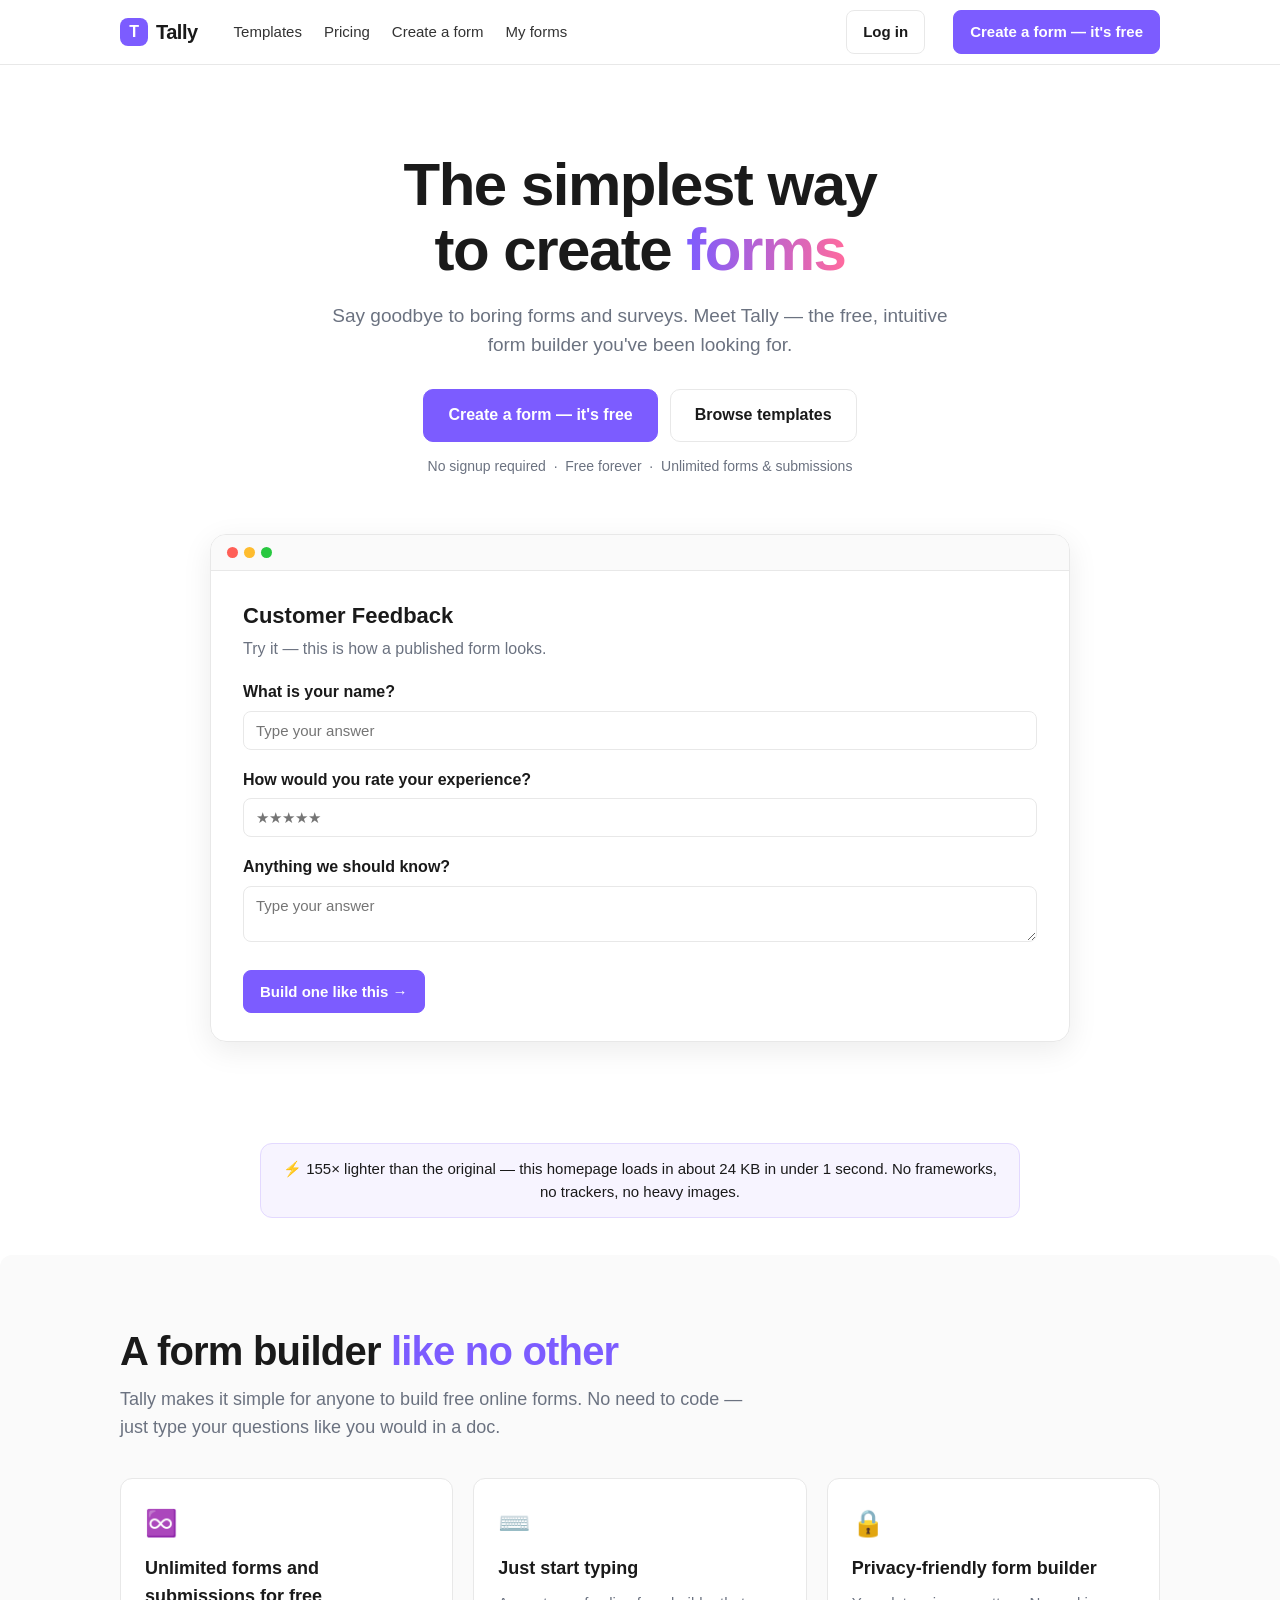
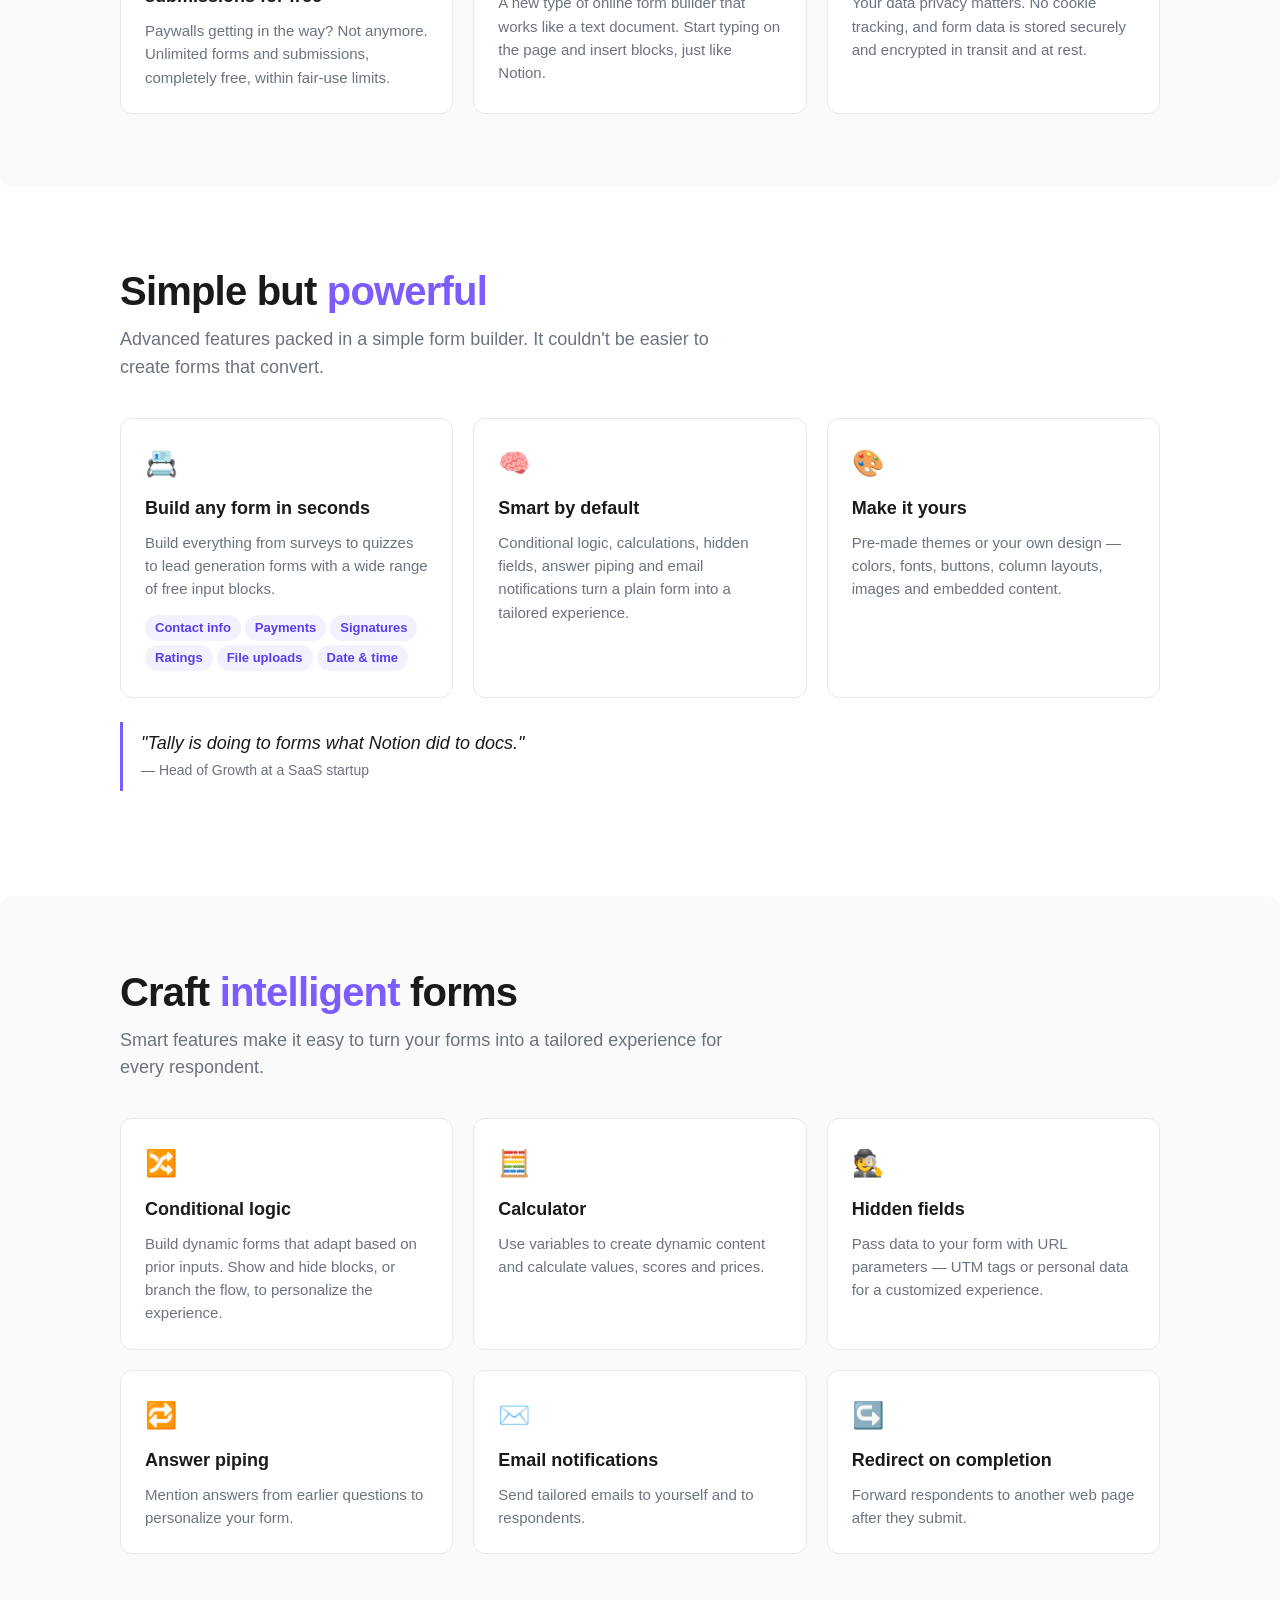
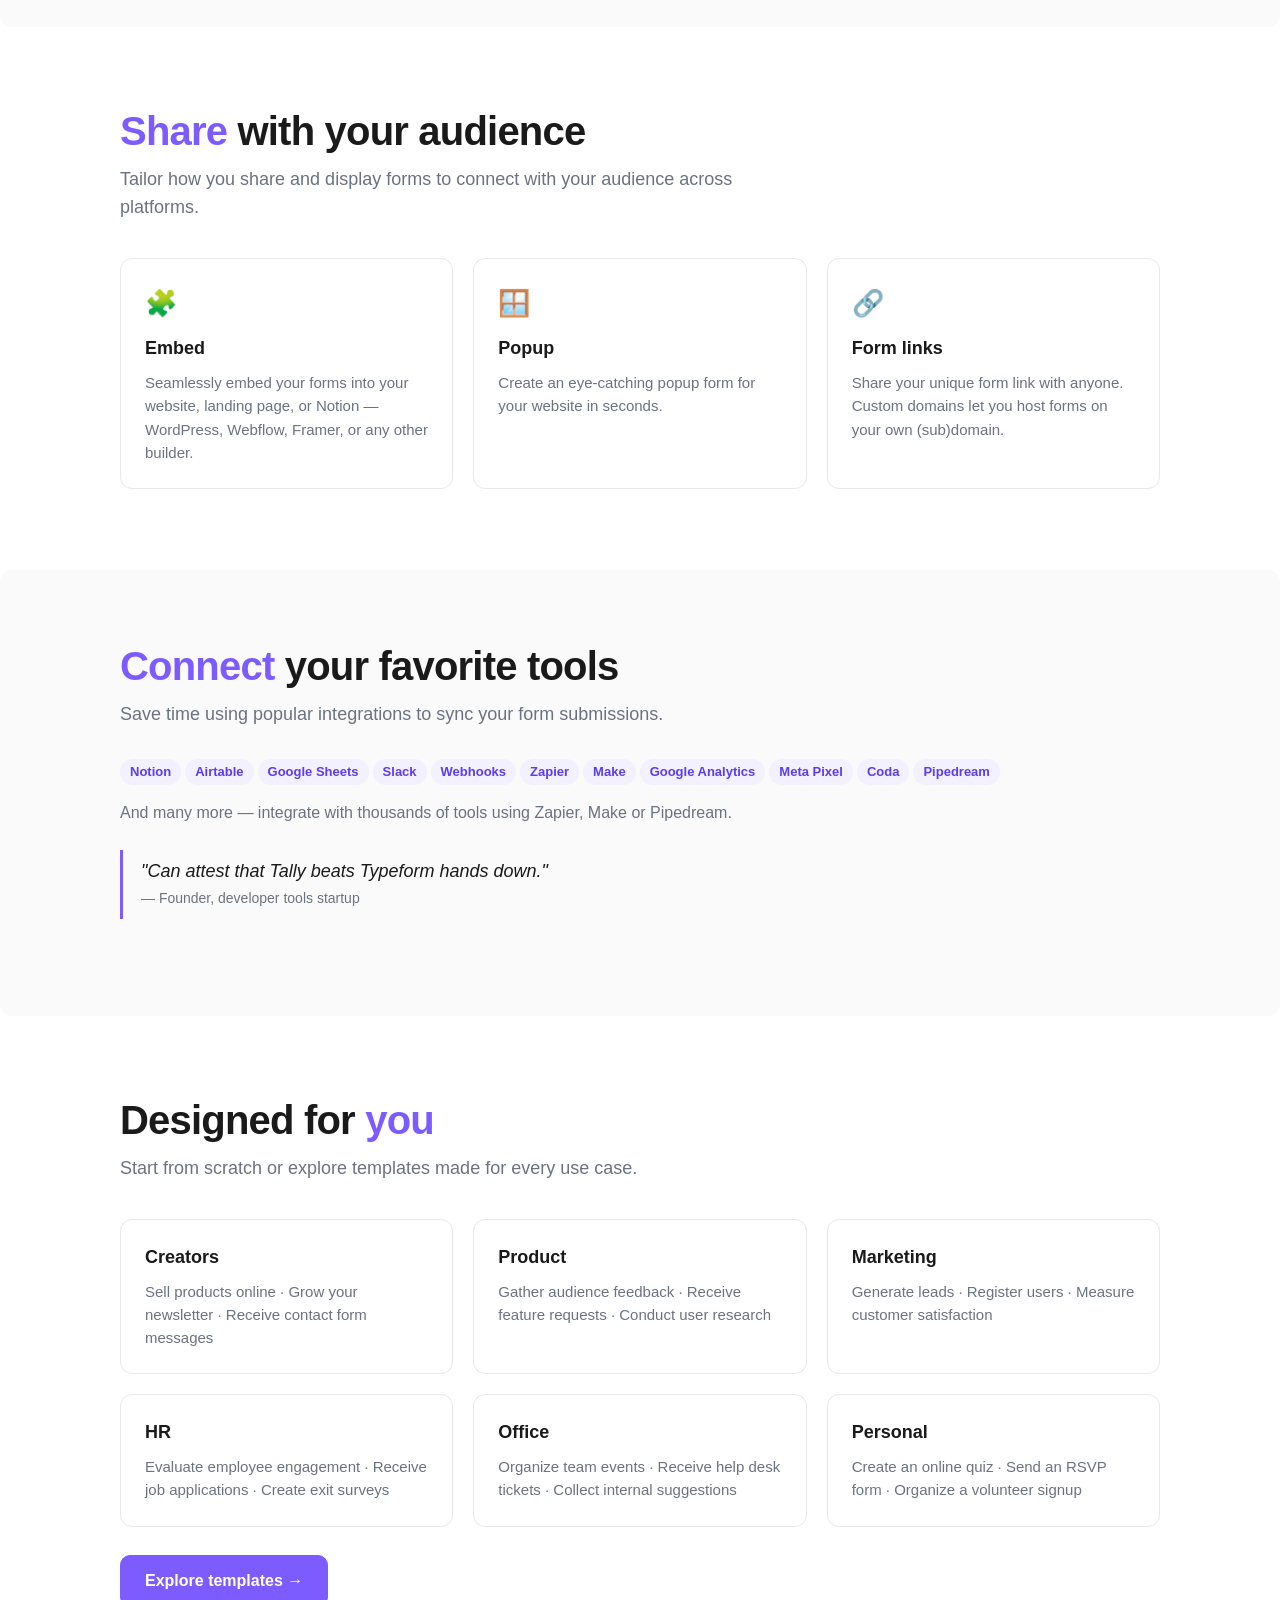
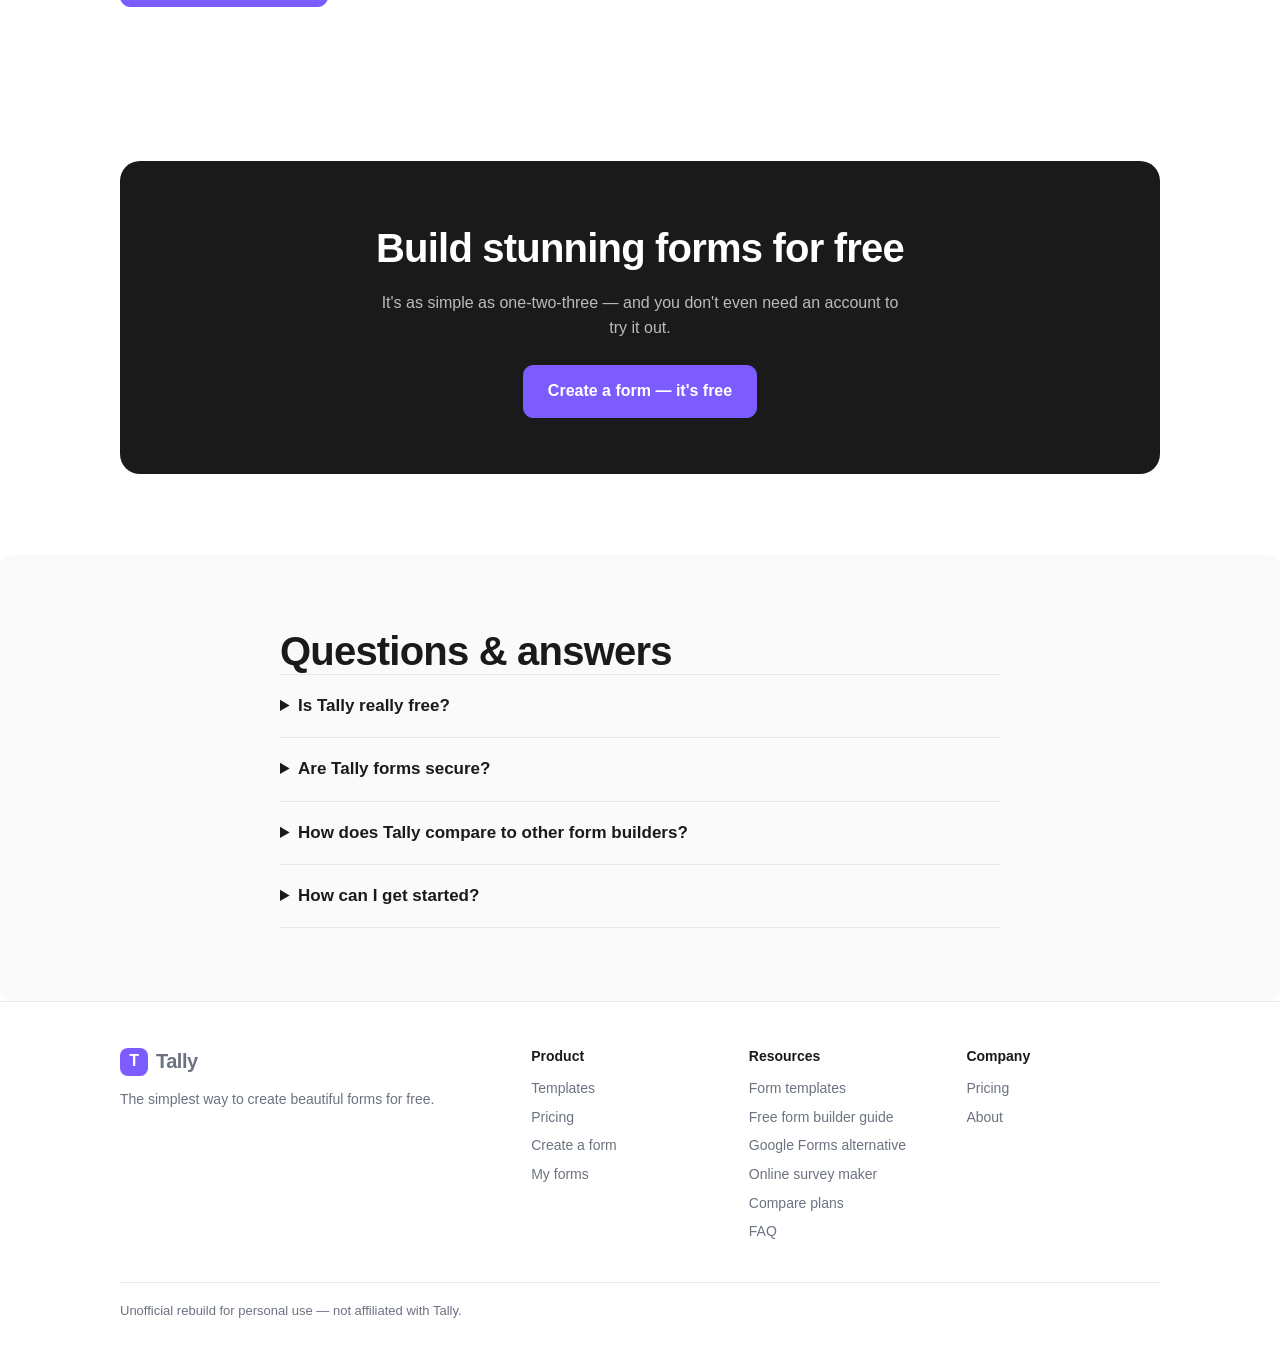
<file: index.html>
<!DOCTYPE html>
<html lang="en">
<head>
<meta charset="UTF-8">
<meta name="viewport" content="width=device-width, initial-scale=1">
<title>Tally — Create Beautiful Forms for Free | Unlimited Forms &amp; Submissions</title>
<meta name="description" content="The simplest way to create beautiful, professional forms in seconds. Unlimited forms, unlimited submissions, forever free. Just start typing — no coding needed.">
<link rel="canonical" href="https://tally-clone.pages.dev/">
<meta property="og:type" content="website">
<meta property="og:site_name" content="Tally">
<meta property="og:title" content="Tally — Create Beautiful Forms for Free | Unlimited Forms &amp; Submissions">
<meta property="og:description" content="The simplest way to create beautiful, professional forms in seconds. Unlimited forms, unlimited submissions, forever free. Just start typing — no coding needed.">
<meta property="og:url" content="https://tally-clone.pages.dev/">
<meta name="twitter:card" content="summary">
<meta name="twitter:title" content="Tally — Create Beautiful Forms for Free | Unlimited Forms &amp; Submissions">
<meta name="twitter:description" content="The simplest way to create beautiful, professional forms in seconds. Unlimited forms, unlimited submissions, forever free. Just start typing — no coding needed.">
<script type="application/ld+json">
[
  {
    "@context": "https://schema.org",
    "@type": "SoftwareApplication",
    "name": "Tally",
    "applicationCategory": "BusinessApplication",
    "operatingSystem": "Web",
    "url": "https://tally-clone.pages.dev/",
    "description": "The simplest way to create beautiful, professional forms in seconds. Unlimited forms, unlimited submissions, forever free. Just start typing — no coding needed.",
    "offers": {
      "@type": "Offer",
      "price": "0",
      "priceCurrency": "USD"
    }
  },
  {
    "@context": "https://schema.org",
    "@type": "FAQPage",
    "mainEntity": [
      {
        "@type": "Question",
        "name": "Is Tally really free?",
        "acceptedAnswer": {
          "@type": "Answer",
          "text": "Yes. Unlimited forms and unlimited submissions are free, within fair-use limits. Paid plans add branding removal, custom domains, collaboration and analytics."
        }
      },
      {
        "@type": "Question",
        "name": "Are Tally forms secure?",
        "acceptedAnswer": {
          "@type": "Answer",
          "text": "Yes. Form data is encrypted both in transit and at rest, and you stay in control of the information you collect."
        }
      },
      {
        "@type": "Question",
        "name": "How does Tally compare to other form builders?",
        "acceptedAnswer": {
          "@type": "Answer",
          "text": "Unlike most form builders that limit submissions or lock advanced features behind premium plans, Tally offers unlimited forms and submissions for free — with conditional logic, signatures and password protection included."
        }
      },
      {
        "@type": "Question",
        "name": "How can I get started?",
        "acceptedAnswer": {
          "@type": "Answer",
          "text": "Click “Create a form” above and start typing. No signup is needed to try it."
        }
      }
    ]
  }
]
</script>
<link rel="stylesheet" href="css/style.css">
<link rel="icon" href="data:image/svg+xml,<svg xmlns='http://www.w3.org/2000/svg' viewBox='0 0 100 100'><rect width='100' height='100' rx='20' fill='%237c5cff'/><text x='50' y='68' font-size='52' text-anchor='middle' fill='white' font-family='sans-serif' font-weight='bold'>T</text></svg>">
</head>
<body>
<header class="site">
  <div class="wrap nav">
    <a class="logo" href="index.html"><span class="mark">T</span> Tally</a>
    <nav>
      <a href="templates.html">Templates</a>
      <a href="pricing.html">Pricing</a>
      <a href="editor.html">Create a form</a>
      <a href="inbox.html">My forms</a>
    </nav>
    <div class="spacer"></div>
    <a class="btn" href="inbox.html">Log in</a>
    <a class="btn primary" href="editor.html">Create a form — it's free</a>
  </div>
</header>

<section class="hero wrap">
  <h1>The simplest way<br>to create <span class="hl">forms</span></h1>
  <p class="lede">Say goodbye to boring forms and surveys. Meet Tally — the free, intuitive form builder you've been looking for.</p>
  <div class="cta-row">
    <a class="btn primary big" href="editor.html">Create a form — it's free</a>
    <a class="btn big" href="templates.html">Browse templates</a>
  </div>
  <p class="fine">No signup required &nbsp;·&nbsp; Free forever &nbsp;·&nbsp; Unlimited forms &amp; submissions</p>

  <div class="hero-shot">
    <div class="bar"><i></i><i></i><i></i></div>
    <div class="demo">
      <h3>Customer Feedback</h3>
      <p class="muted">Try it — this is how a published form looks.</p>
      <div class="demo-q"><label>What is your name?</label><input type="text" placeholder="Type your answer"></div>
      <div class="demo-q"><label>How would you rate your experience?</label><input type="text" placeholder="★★★★★"></div>
      <div class="demo-q"><label>Anything we should know?</label><textarea rows="2" placeholder="Type your answer"></textarea></div>
      <div style="margin-top:20px"><a class="btn primary" href="editor.html">Build one like this →</a></div>
    </div>
  </div>
</section>

<section class="block" style="padding:28px 0">
  <div class="wrap">
    <p class="speed-badge">⚡ 155× lighter than the original — this homepage loads in about 24 KB in under 1 second. No frameworks, no trackers, no heavy images.</p>
  </div>
</section>
<section class="block alt">
  <div class="wrap">
    <h2 class="sec">A form builder <span class="hl">like no other</span></h2>
    <p class="sec-sub">Tally makes it simple for anyone to build free online forms. No need to code — just type your questions like you would in a doc.</p>
    <div class="grid3">
      <div class="card"><div class="ico">♾️</div><h3>Unlimited forms and submissions for free</h3><p>Paywalls getting in the way? Not anymore. Unlimited forms and submissions, completely free, within fair-use limits.</p></div>
      <div class="card"><div class="ico">⌨️</div><h3>Just start typing</h3><p>A new type of online form builder that works like a text document. Start typing on the page and insert blocks, just like Notion.</p></div>
      <div class="card"><div class="ico">🔒</div><h3>Privacy-friendly form builder</h3><p>Your data privacy matters. No cookie tracking, and form data is stored securely and encrypted in transit and at rest.</p></div>
    </div>
  </div>
</section>

<section class="block">
  <div class="wrap">
    <h2 class="sec">Simple but <span class="hl">powerful</span></h2>
    <p class="sec-sub">Advanced features packed in a simple form builder. It couldn't be easier to create forms that convert.</p>
    <div class="grid3">
      <div class="card"><div class="ico">📇</div><h3>Build any form in seconds</h3><p>Build everything from surveys to quizzes to lead generation forms with a wide range of free input blocks.</p>
        <div style="margin-top:12px"><span class="pill">Contact info</span><span class="pill">Payments</span><span class="pill">Signatures</span><span class="pill">Ratings</span><span class="pill">File uploads</span><span class="pill">Date &amp; time</span></div></div>
      <div class="card"><div class="ico">🧠</div><h3>Smart by default</h3><p>Conditional logic, calculations, hidden fields, answer piping and email notifications turn a plain form into a tailored experience.</p></div>
      <div class="card"><div class="ico">🎨</div><h3>Make it yours</h3><p>Pre-made themes or your own design — colors, fonts, buttons, column layouts, images and embedded content.</p></div>
    </div>
    <div class="quote"><p>"Tally is doing to forms what Notion did to docs."</p><cite>— Head of Growth at a SaaS startup</cite></div>
  </div>
</section>

<section class="block alt">
  <div class="wrap">
    <h2 class="sec">Craft <span class="hl">intelligent</span> forms</h2>
    <p class="sec-sub">Smart features make it easy to turn your forms into a tailored experience for every respondent.</p>
    <div class="grid3">
      <div class="card"><div class="ico">🔀</div><h3>Conditional logic</h3><p>Build dynamic forms that adapt based on prior inputs. Show and hide blocks, or branch the flow, to personalize the experience.</p></div>
      <div class="card"><div class="ico">🧮</div><h3>Calculator</h3><p>Use variables to create dynamic content and calculate values, scores and prices.</p></div>
      <div class="card"><div class="ico">🕵️</div><h3>Hidden fields</h3><p>Pass data to your form with URL parameters — UTM tags or personal data for a customized experience.</p></div>
      <div class="card"><div class="ico">🔁</div><h3>Answer piping</h3><p>Mention answers from earlier questions to personalize your form.</p></div>
      <div class="card"><div class="ico">✉️</div><h3>Email notifications</h3><p>Send tailored emails to yourself and to respondents.</p></div>
      <div class="card"><div class="ico">↪️</div><h3>Redirect on completion</h3><p>Forward respondents to another web page after they submit.</p></div>
    </div>
  </div>
</section>

<section class="block">
  <div class="wrap">
    <h2 class="sec"><span class="hl">Share</span> with your audience</h2>
    <p class="sec-sub">Tailor how you share and display forms to connect with your audience across platforms.</p>
    <div class="grid3">
      <div class="card"><div class="ico">🧩</div><h3>Embed</h3><p>Seamlessly embed your forms into your website, landing page, or Notion — WordPress, Webflow, Framer, or any other builder.</p></div>
      <div class="card"><div class="ico">🪟</div><h3>Popup</h3><p>Create an eye-catching popup form for your website in seconds.</p></div>
      <div class="card"><div class="ico">🔗</div><h3>Form links</h3><p>Share your unique form link with anyone. Custom domains let you host forms on your own (sub)domain.</p></div>
    </div>
  </div>
</section>

<section class="block alt">
  <div class="wrap">
    <h2 class="sec"><span class="hl">Connect</span> your favorite tools</h2>
    <p class="sec-sub">Save time using popular integrations to sync your form submissions.</p>
    <div style="margin-top:28px">
      <span class="pill">Notion</span><span class="pill">Airtable</span><span class="pill">Google Sheets</span><span class="pill">Slack</span><span class="pill">Webhooks</span><span class="pill">Zapier</span><span class="pill">Make</span><span class="pill">Google Analytics</span><span class="pill">Meta Pixel</span><span class="pill">Coda</span><span class="pill">Pipedream</span>
    </div>
    <p class="muted" style="margin-top:14px">And many more — integrate with thousands of tools using Zapier, Make or Pipedream.</p>
    <div class="quote"><p>"Can attest that Tally beats Typeform hands down."</p><cite>— Founder, developer tools startup</cite></div>
  </div>
</section>

<section class="block">
  <div class="wrap">
    <h2 class="sec">Designed for <span class="hl">you</span></h2>
    <p class="sec-sub">Start from scratch or explore templates made for every use case.</p>
    <div class="grid3">
      <div class="card"><h3>Creators</h3><p>Sell products online · Grow your newsletter · Receive contact form messages</p></div>
      <div class="card"><h3>Product</h3><p>Gather audience feedback · Receive feature requests · Conduct user research</p></div>
      <div class="card"><h3>Marketing</h3><p>Generate leads · Register users · Measure customer satisfaction</p></div>
      <div class="card"><h3>HR</h3><p>Evaluate employee engagement · Receive job applications · Create exit surveys</p></div>
      <div class="card"><h3>Office</h3><p>Organize team events · Receive help desk tickets · Collect internal suggestions</p></div>
      <div class="card"><h3>Personal</h3><p>Create an online quiz · Send an RSVP form · Organize a volunteer signup</p></div>
    </div>
    <div style="margin-top:28px"><a class="btn primary big" href="templates.html">Explore templates →</a></div>
  </div>
</section>

<section class="block">
  <div class="wrap">
    <div class="cta-band">
      <h2>Build stunning forms for free</h2>
      <p>It's as simple as one-two-three — and you don't even need an account to try it out.</p>
      <a class="btn primary big" href="editor.html">Create a form — it's free</a>
    </div>
  </div>
</section>

<section class="block alt" id="faq">
  <div class="wrap" style="max-width:760px">
    <h2 class="sec">Questions &amp; answers</h2>
    <div class="faq">
      <details><summary>Is Tally really free?</summary><p>Yes. Unlimited forms and unlimited submissions are free, within fair-use limits. Paid plans add branding removal, custom domains, collaboration and analytics.</p></details>
      <details><summary>Are Tally forms secure?</summary><p>Yes. Form data is encrypted both in transit and at rest, and you stay in control of the information you collect.</p></details>
      <details><summary>How does Tally compare to other form builders?</summary><p>Unlike most form builders that limit submissions or lock advanced features behind premium plans, Tally offers unlimited forms and submissions for free — with conditional logic, signatures and password protection included.</p></details>
      <details><summary>How can I get started?</summary><p>Click "Create a form" above and start typing. No signup is needed to try it.</p></details>
    </div>
  </div>
</section>

<footer class="site">
  <div class="wrap">
    <div class="cols">
      <div>
        <a class="logo" href="index.html"><span class="mark">T</span> Tally</a>
        <p style="margin-top:12px">The simplest way to create beautiful forms for free.</p>
      </div>
      <div><h4>Product</h4><ul><li><a href="templates.html">Templates</a></li><li><a href="pricing.html">Pricing</a></li><li><a href="editor.html">Create a form</a></li><li><a href="inbox.html">My forms</a></li></ul></div>
      <div><h4>Resources</h4><ul><li><a href="templates.html">Form templates</a></li><li><a href="free-form-builder.html">Free form builder guide</a></li><li><a href="google-forms-alternative.html">Google Forms alternative</a></li><li><a href="online-survey-maker.html">Online survey maker</a></li><li><a href="pricing.html">Compare plans</a></li><li><a href="index.html#faq">FAQ</a></li></ul></div>
      <div><h4>Company</h4><ul><li><a href="pricing.html">Pricing</a></li><li><a href="index.html">About</a></li></ul></div>
    </div>
    <p class="fine">Unofficial rebuild for personal use — not affiliated with Tally.</p>
  </div>
</footer>
</body>
</html>
</file>
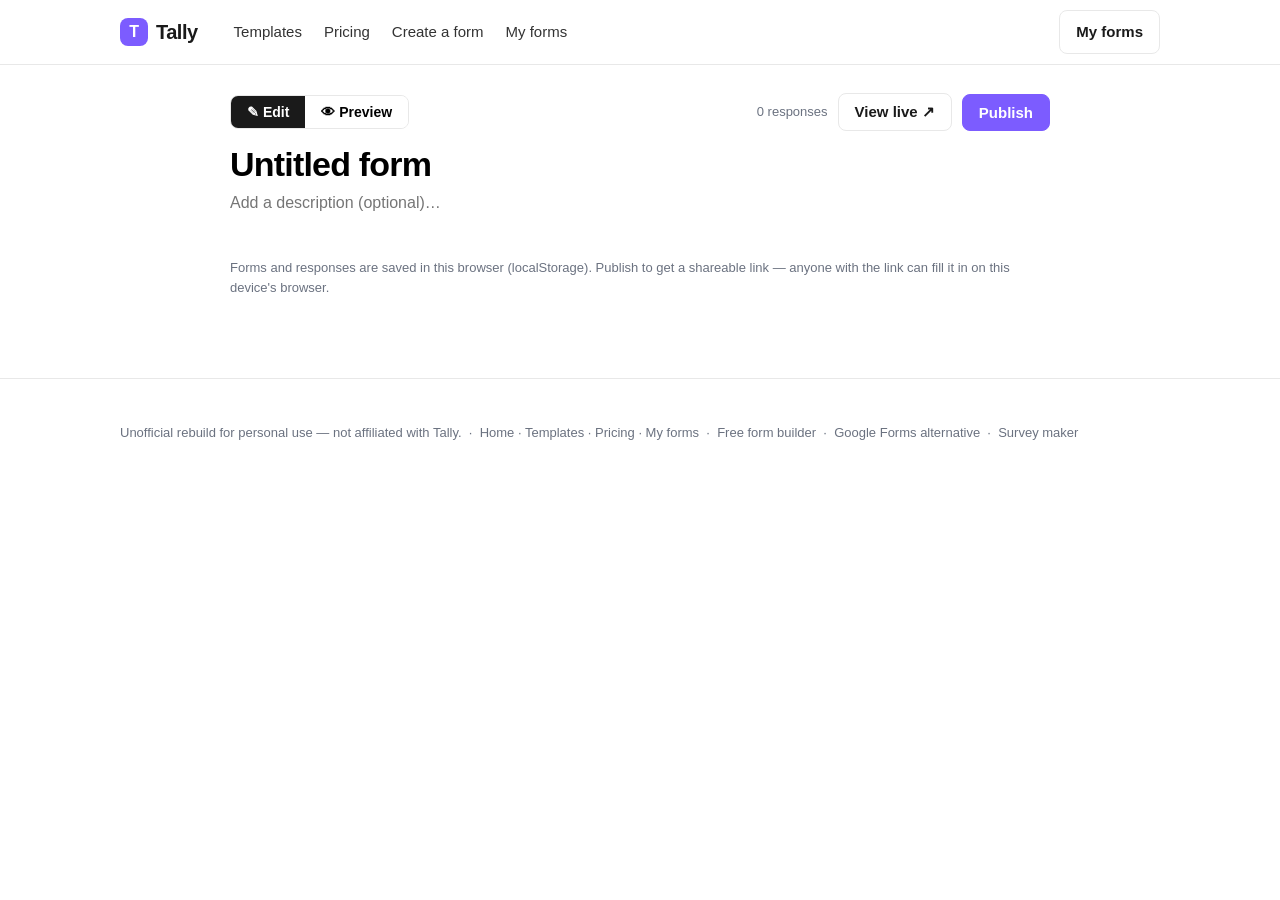
<file: editor.html>
<!DOCTYPE html>
<html lang="en">
<head>
<meta charset="UTF-8">
<meta name="viewport" content="width=device-width, initial-scale=1">
<title>Create a form — Tally</title>
<meta name="description" content="Build a form in seconds. Type on a blank page, add question blocks with slash commands, then publish and share the link.">
<link rel="canonical" href="https://tally-clone.pages.dev/editor">
<meta property="og:type" content="website">
<meta property="og:site_name" content="Tally">
<meta property="og:title" content="Create a form — Tally">
<meta property="og:description" content="Build a form in seconds. Type on a blank page, add question blocks with slash commands, then publish and share the link.">
<meta property="og:url" content="https://tally-clone.pages.dev/editor">
<meta name="twitter:card" content="summary">
<meta name="twitter:title" content="Create a form — Tally">
<meta name="twitter:description" content="Build a form in seconds. Type on a blank page, add question blocks with slash commands, then publish and share the link.">
<script type="application/ld+json">
[
  {
    "@context": "https://schema.org",
    "@type": "SoftwareApplication",
    "name": "Tally",
    "applicationCategory": "BusinessApplication",
    "operatingSystem": "Web",
    "url": "https://tally-clone.pages.dev/editor",
    "description": "Build a form in seconds. Type on a blank page, add question blocks with slash commands, then publish and share the link.",
    "offers": {
      "@type": "Offer",
      "price": "0",
      "priceCurrency": "USD"
    }
  }
]
</script>
<link rel="stylesheet" href="css/style.css">
<link rel="icon" href="data:image/svg+xml,<svg xmlns='http://www.w3.org/2000/svg' viewBox='0 0 100 100'><rect width='100' height='100' rx='20' fill='%237c5cff'/><text x='50' y='68' font-size='52' text-anchor='middle' fill='white' font-family='sans-serif' font-weight='bold'>T</text></svg>">
</head>
<body>
<header class="site">
  <div class="wrap nav">
    <a class="logo" href="index.html"><span class="mark">T</span> Tally</a>
    <nav>
      <a href="templates.html">Templates</a>
      <a href="pricing.html">Pricing</a>
      <a href="editor.html">Create a form</a>
      <a href="inbox.html">My forms</a>
    </nav>
    <div class="spacer"></div>
    <a class="btn" href="inbox.html">My forms</a>
  </div>
</header>

<main class="editor-shell">
  <h1 class="sr-only">Create a form — free online form builder</h1>
  <div class="ed-top">
    <div class="tabs">
      <button id="tabEdit" class="on">✎ Edit</button>
      <button id="tabPrev">👁 Preview</button>
    </div>
    <div class="spacer"></div>
    <span class="muted small" id="subCount">0 responses</span>
    <button class="btn" id="viewBtn">View live ↗</button>
    <button class="btn primary" id="publishBtn">Publish</button>
  </div>

  <input id="title" class="title-input" type="text" placeholder="Untitled form" autocomplete="off">
  <textarea id="desc" class="desc-input" rows="2" placeholder="Add a description (optional)…"></textarea>

  <div id="blockList"></div>

  <div class="share-box" id="shareBox" style="display:none">
    <span>🎉 <b>Your form is live!</b></span>
    <code id="shareLink"></code>
    <button class="btn" id="copyLinkBtn">Copy link</button>
    <a class="btn primary" id="openLinkBtn" href="#" target="_blank">Open form ↗</a>
  </div>
  <p class="muted small" style="margin-top:16px">Forms and responses are saved in this browser (localStorage). Publish to get a shareable link — anyone with the link can fill it in on this device's browser.</p>
</main>

<footer class="site">
  <div class="wrap">
    <p class="fine" style="margin-top:0;border-top:0;padding-top:0">Unofficial rebuild for personal use — not affiliated with Tally. &nbsp;·&nbsp; <a href="index.html">Home</a> · <a href="templates.html">Templates</a> · <a href="pricing.html">Pricing</a> · <a href="inbox.html">My forms</a> &nbsp;·&nbsp; <a href="free-form-builder.html">Free form builder</a> &nbsp;·&nbsp; <a href="google-forms-alternative.html">Google Forms alternative</a> &nbsp;·&nbsp; <a href="online-survey-maker.html">Survey maker</a></p>
  </div>
</footer>
<script src="js/store.js"></script>
<script src="js/templates.js"></script>
<script src="js/editor.js"></script>
<script>
document.getElementById('copyLinkBtn').addEventListener('click',function(){
  var l=document.getElementById('shareLink').textContent;
  document.getElementById('openLinkBtn').href=l;
});
document.getElementById('publishBtn').addEventListener('click',function(){
  setTimeout(function(){ document.getElementById('openLinkBtn').href=document.getElementById('shareLink').textContent; },100);
});
</script>
</body>
</html>
</file>
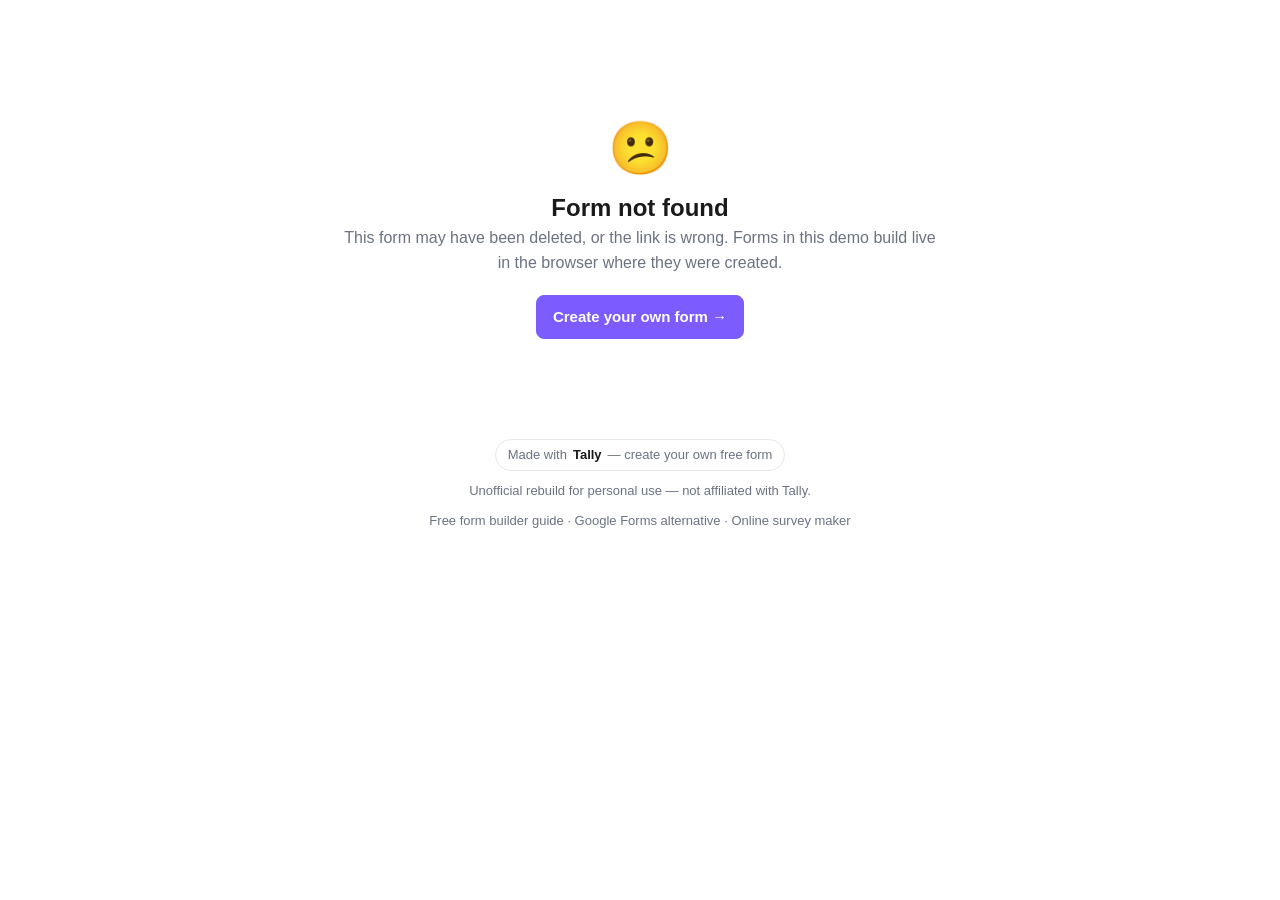
<file: form.html>
<!DOCTYPE html>
<html lang="en">
<head>
<meta charset="UTF-8">
<meta name="viewport" content="width=device-width, initial-scale=1">
<title>Form — Tally</title>
<meta name="description" content="Fill in a form made with Tally — the free online form builder with unlimited forms and submissions.">
<link rel="canonical" href="https://tally-clone.pages.dev/form">
<meta property="og:type" content="website">
<meta property="og:site_name" content="Tally">
<meta property="og:title" content="Form — Tally">
<meta property="og:description" content="Fill in a form made with Tally — the free online form builder with unlimited forms and submissions.">
<meta property="og:url" content="https://tally-clone.pages.dev/form">
<meta name="twitter:card" content="summary">
<meta name="twitter:title" content="Form — Tally">
<meta name="twitter:description" content="Fill in a form made with Tally — the free online form builder with unlimited forms and submissions.">
<script type="application/ld+json">
[
  {
    "@context": "https://schema.org",
    "@type": "SoftwareApplication",
    "name": "Tally",
    "applicationCategory": "BusinessApplication",
    "operatingSystem": "Web",
    "url": "https://tally-clone.pages.dev/form",
    "description": "Fill in a form made with Tally — the free online form builder with unlimited forms and submissions.",
    "offers": {
      "@type": "Offer",
      "price": "0",
      "priceCurrency": "USD"
    }
  }
]
</script>
<link rel="stylesheet" href="css/style.css">
<link rel="icon" href="data:image/svg+xml,<svg xmlns='http://www.w3.org/2000/svg' viewBox='0 0 100 100'><rect width='100' height='100' rx='20' fill='%237c5cff'/><text x='50' y='68' font-size='52' text-anchor='middle' fill='white' font-family='sans-serif' font-weight='bold'>T</text></svg>">
</head>
<body>
<main class="form-page" id="app">
  <div id="formHost"><h1>Fill in this form</h1></div>
  <div class="form-footer">
    <a class="badge-made" href="index.html">Made with <b>Tally</b> — create your own free form</a>
    <p class="muted small" style="margin-top:10px">Unofficial rebuild for personal use — not affiliated with Tally.</p>
    <p class="muted small" style="margin-top:10px"><a href="free-form-builder.html">Free form builder guide</a> · <a href="google-forms-alternative.html">Google Forms alternative</a> · <a href="online-survey-maker.html">Online survey maker</a></p>
  </div>
</main>
<script src="js/store.js"></script>
<script src="js/editor.js"></script>
<script>
(function(){
  var params=new URLSearchParams(location.search);
  var id=params.get('id');
  var host=document.getElementById('formHost');
  var form=id?TC.getForm(id):null;
  if(!form){
    host.innerHTML='<div class="thanks"><div class="big">😕</div><h2>Form not found</h2><p class="muted">This form may have been deleted, or the link is wrong. Forms in this demo build live in the browser where they were created.</p><p style="margin-top:20px"><a class="btn primary" href="editor.html">Create your own form →</a></p></div>';
    document.title='Form not found — Tally';
    return;
  }
  document.title=form.title+' — Tally';
  host.innerHTML=(form.description?'<p class="fdesc">'+TC.esc(form.description)+'</p>':'')+'<form id="pubForm" novalidate><div id="fields"></div><button class="btn primary big" type="submit" style="margin-top:8px">Submit</button></form>';
  var h1=document.createElement('h1'); h1.textContent=form.title;
  host.prepend(h1);
  var fields=document.getElementById('fields');
  form.blocks.forEach(function(b){ fields.appendChild(window.TC_renderField(b,true)); });
  document.getElementById('pubForm').addEventListener('submit',function(e){
    e.preventDefault();
    var answers={}, ok=true;
    form.blocks.forEach(function(b){
      var wrap=fields.querySelector('[data-bid="'+b.id+'"]');
      if(!wrap||b.type==='heading'||b.type==='text'||b.type==='divider') return;
      var val='';
      if(b.type==='choice'){ var r=wrap.querySelector('input[type=radio]:checked'); val=r?r.value:''; }
      else if(b.type==='checks'){ val=Array.prototype.map.call(wrap.querySelectorAll('input[type=checkbox]:checked'),function(c){return c.value;}); }
      else if(b.type==='rating'){ var hid=wrap.querySelector('input[type=hidden]'); val=hid?hid.value:''; }
      else if(b.type==='file'){ var f=wrap.querySelector('input[type=file]'); val=f&&f.files.length?('file: '+f.files[0].name):''; }
      else { var inp=wrap.querySelector('input,select,textarea'); val=inp?inp.value.trim():''; }
      var empty=(Array.isArray(val)?val.length===0:!val);
      if(b.required&&empty){ wrap.classList.add('invalid'); ok=false; } else wrap.classList.remove('invalid');
      answers[b.label||b.type]=val;
    });
    if(!ok){ fields.querySelector('.invalid').scrollIntoView({behavior:'smooth',block:'center'}); return; }
    TC.addSub(form.id, answers);
    host.innerHTML='<div class="thanks"><div class="big">🎉</div><h2>Thanks for submitting!</h2><p class="muted">Your response has been recorded.</p><p style="margin-top:20px"><a class="btn" href="index.html">Create your own form →</a></p></div>';
    window.scrollTo(0,0);
  });
})();
</script>
</body>
</html>
</file>
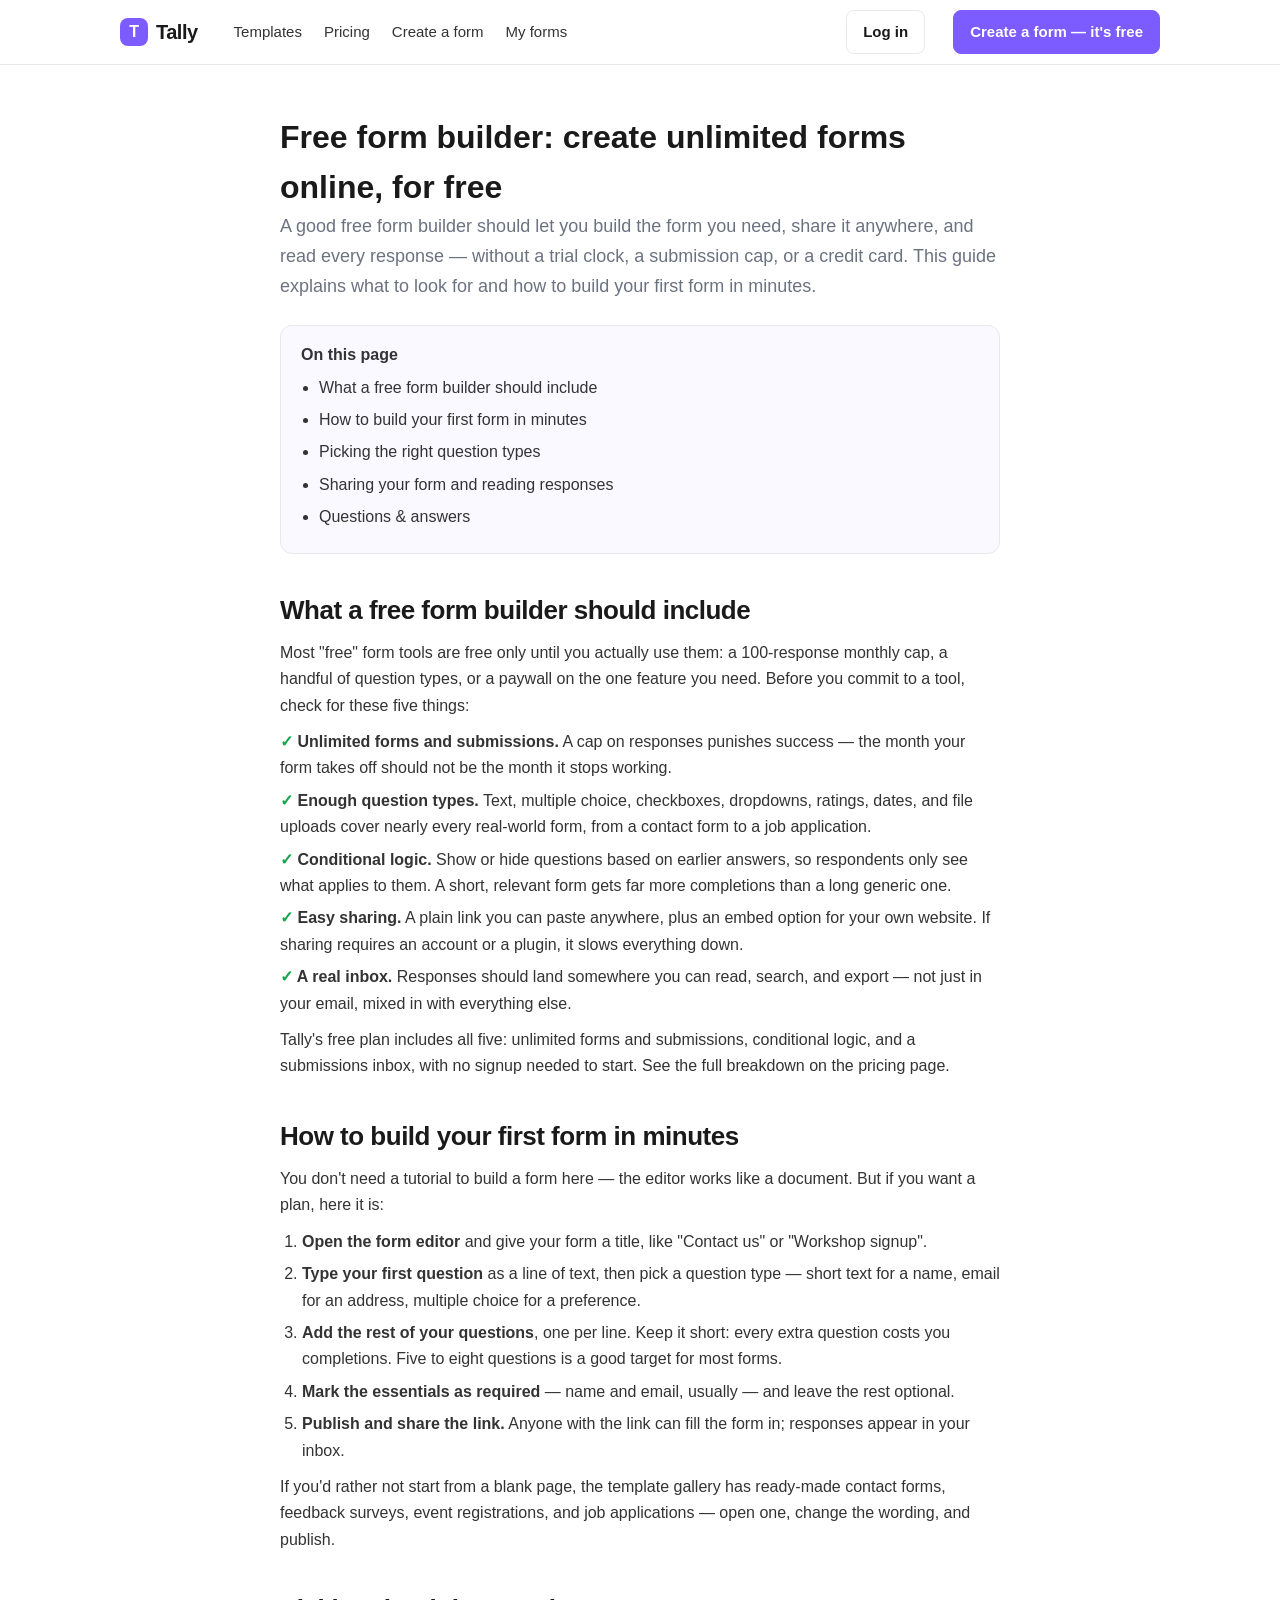
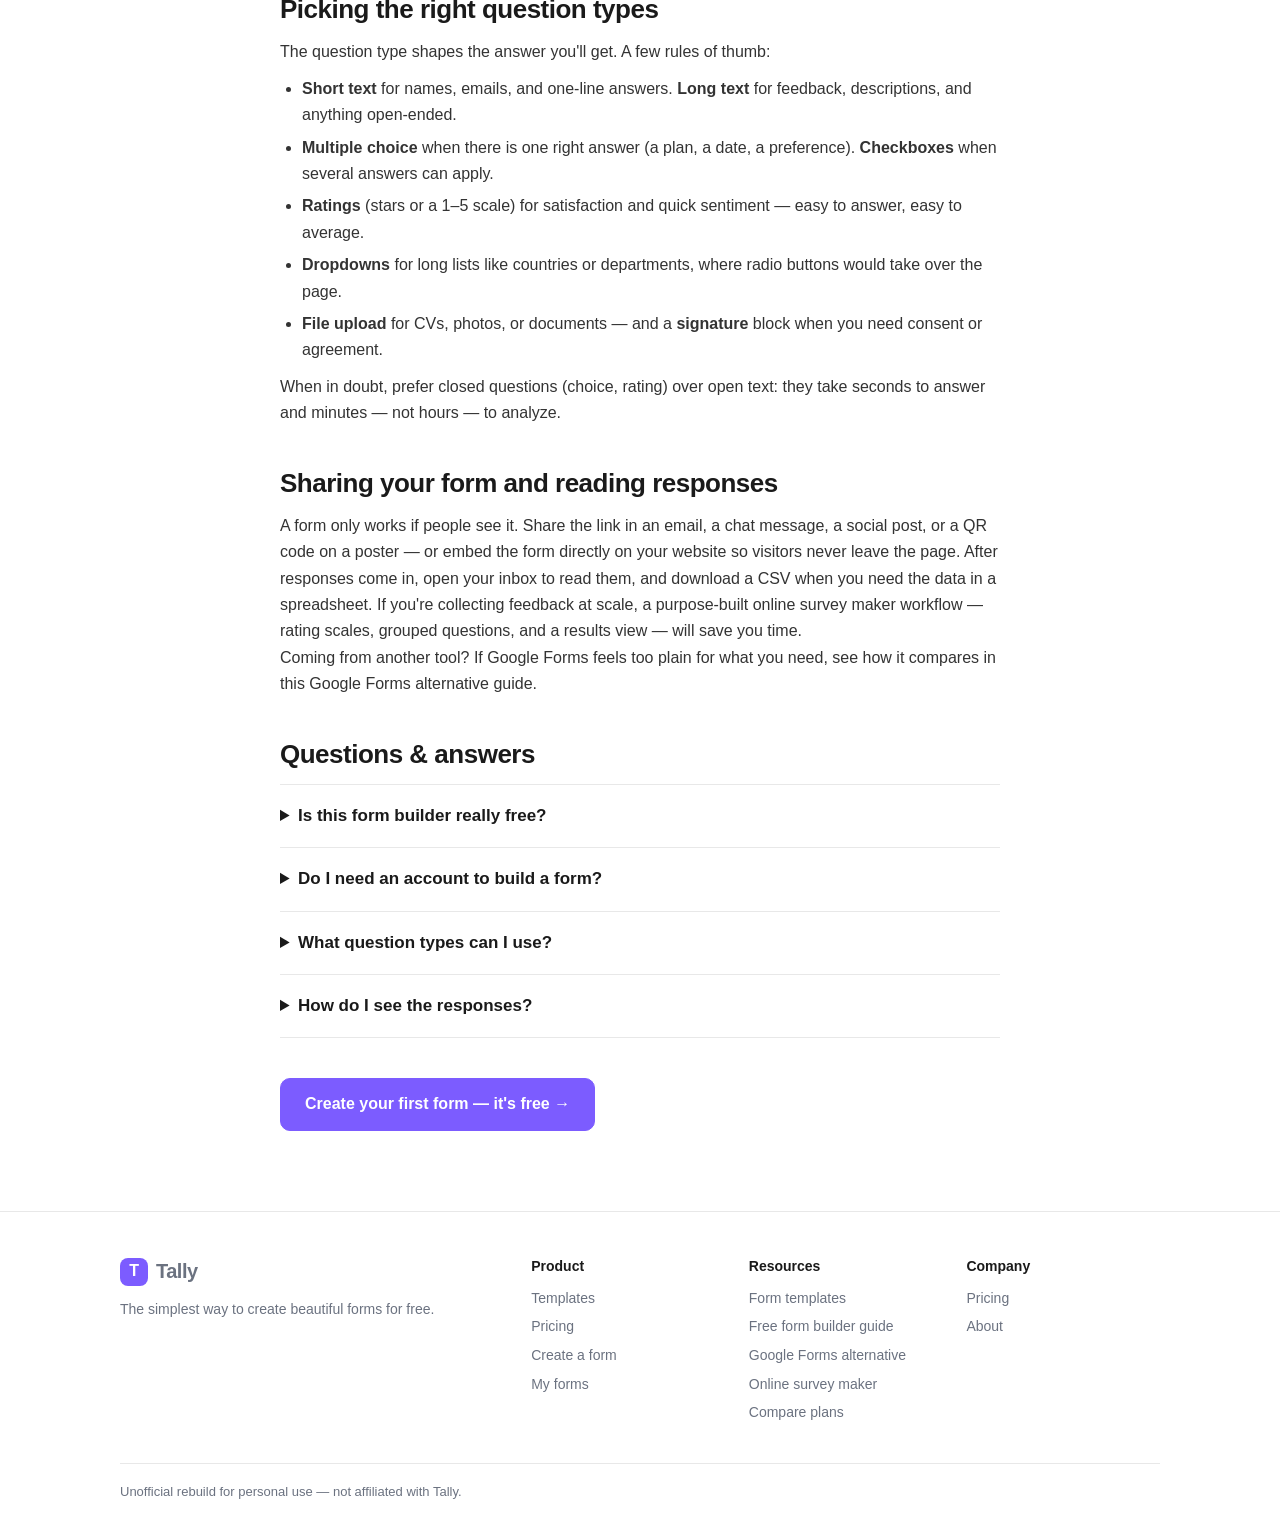
<file: free-form-builder.html>
<!DOCTYPE html>
<html lang="en">
<head>
<meta charset="UTF-8">
<meta name="viewport" content="width=device-width, initial-scale=1">
<title>Free Form Builder — Create Unlimited Forms Online for Free | Tally</title>
<meta name="description" content="Build free online forms in minutes: unlimited forms and submissions, 20+ question types, conditional logic, and a shareable link. No signup needed to start.">
<link rel="canonical" href="https://tally-clone.pages.dev/free-form-builder">
<meta property="og:type" content="website">
<meta property="og:site_name" content="Tally">
<meta property="og:title" content="Free Form Builder — Create Unlimited Forms Online for Free | Tally">
<meta property="og:description" content="Build free online forms in minutes: unlimited forms and submissions, 20+ question types, conditional logic, and a shareable link. No signup needed to start.">
<meta property="og:url" content="https://tally-clone.pages.dev/free-form-builder">
<meta name="twitter:card" content="summary">
<meta name="twitter:title" content="Free Form Builder — Create Unlimited Forms Online for Free | Tally">
<meta name="twitter:description" content="Build free online forms in minutes: unlimited forms and submissions, 20+ question types, conditional logic, and a shareable link. No signup needed to start.">
<script type="application/ld+json">
[
  {
    "@context": "https://schema.org",
    "@type": "SoftwareApplication",
    "name": "Tally",
    "applicationCategory": "BusinessApplication",
    "operatingSystem": "Web",
    "url": "https://tally-clone.pages.dev/free-form-builder",
    "description": "Build free online forms in minutes: unlimited forms and submissions, 20+ question types, conditional logic, and a shareable link. No signup needed to start.",
    "offers": {"@type": "Offer", "price": "0", "priceCurrency": "USD"}
  },
  {
    "@context": "https://schema.org",
    "@type": "FAQPage",
    "mainEntity": [
      {"@type": "Question", "name": "Is this form builder really free?",
       "acceptedAnswer": {"@type": "Answer", "text": "Yes. You can create unlimited forms and collect unlimited submissions for free, within fair-use limits. Paid plans only add extras like branding removal, custom domains, and collaboration."}},
      {"@type": "Question", "name": "Do I need an account to build a form?",
       "acceptedAnswer": {"@type": "Answer", "text": "No. Open the editor and start typing — no signup is needed to try it. Publish when you are ready and share the link."}},
      {"@type": "Question", "name": "What question types can I use?",
       "acceptedAnswer": {"@type": "Answer", "text": "Short and long text, multiple choice, checkboxes, dropdowns, ratings, dates, file uploads, signatures, and payments — enough for contact forms, surveys, signups, and applications."}},
      {"@type": "Question", "name": "How do I see the responses?",
       "acceptedAnswer": {"@type": "Answer", "text": "Every submission lands in your inbox, where you can read responses, filter them, and download them as a CSV file."}}
    ]
  }
]
</script>
<link rel="stylesheet" href="css/style.css">
<link rel="icon" href="data:image/svg+xml,<svg xmlns='http://www.w3.org/2000/svg' viewBox='0 0 100 100'><rect width='100' height='100' rx='20' fill='%237c5cff'/><text x='50' y='68' font-size='52' text-anchor='middle' fill='white' font-family='sans-serif' font-weight='bold'>T</text></svg>">
</head>
<body>
<header class="site">
  <div class="wrap nav">
    <a class="logo" href="index.html"><span class="mark">T</span> Tally</a>
    <nav>
      <a href="templates.html">Templates</a>
      <a href="pricing.html">Pricing</a>
      <a href="editor.html">Create a form</a>
      <a href="inbox.html">My forms</a>
    </nav>
    <div class="spacer"></div>
    <a class="btn" href="inbox.html">Log in</a>
    <a class="btn primary" href="editor.html">Create a form — it's free</a>
  </div>
</header>

<main class="guide">
  <h1>Free form builder: create unlimited forms online, for free</h1>
  <p class="lede">A good free form builder should let you build the form you need, share it anywhere, and read every response — without a trial clock, a submission cap, or a credit card. This guide explains what to look for and how to build your first form in minutes.</p>

  <div class="toc">
    <p>On this page</p>
    <ul>
      <li><a href="#what-to-look-for">What a free form builder should include</a></li>
      <li><a href="#first-form">How to build your first form in minutes</a></li>
      <li><a href="#question-types">Picking the right question types</a></li>
      <li><a href="#sharing">Sharing your form and reading responses</a></li>
      <li><a href="#faq">Questions &amp; answers</a></li>
    </ul>
  </div>

  <h2 id="what-to-look-for">What a free form builder should include</h2>
  <p>Most "free" form tools are free only until you actually use them: a 100-response monthly cap, a handful of question types, or a paywall on the one feature you need. Before you commit to a tool, check for these five things:</p>
  <ul class="check">
    <li><strong>Unlimited forms and submissions.</strong> A cap on responses punishes success — the month your form takes off should not be the month it stops working.</li>
    <li><strong>Enough question types.</strong> Text, multiple choice, checkboxes, dropdowns, ratings, dates, and file uploads cover nearly every real-world form, from a contact form to a job application.</li>
    <li><strong>Conditional logic.</strong> Show or hide questions based on earlier answers, so respondents only see what applies to them. A short, relevant form gets far more completions than a long generic one.</li>
    <li><strong>Easy sharing.</strong> A plain link you can paste anywhere, plus an embed option for your own website. If sharing requires an account or a plugin, it slows everything down.</li>
    <li><strong>A real inbox.</strong> Responses should land somewhere you can read, search, and export — not just in your email, mixed in with everything else.</li>
  </ul>
  <p>Tally's free plan includes all five: unlimited forms and submissions, conditional logic, and a submissions inbox, with no signup needed to start. See the full breakdown on the <a href="pricing.html">pricing page</a>.</p>

  <h2 id="first-form">How to build your first form in minutes</h2>
  <p>You don't need a tutorial to build a form here — the editor works like a document. But if you want a plan, here it is:</p>
  <ol>
    <li><strong>Open the <a href="editor.html">form editor</a></strong> and give your form a title, like "Contact us" or "Workshop signup".</li>
    <li><strong>Type your first question</strong> as a line of text, then pick a question type — short text for a name, email for an address, multiple choice for a preference.</li>
    <li><strong>Add the rest of your questions</strong>, one per line. Keep it short: every extra question costs you completions. Five to eight questions is a good target for most forms.</li>
    <li><strong>Mark the essentials as required</strong> — name and email, usually — and leave the rest optional.</li>
    <li><strong>Publish and share the link.</strong> Anyone with the link can fill the form in; responses appear in <a href="inbox.html">your inbox</a>.</li>
  </ol>
  <p>If you'd rather not start from a blank page, the <a href="templates.html">template gallery</a> has ready-made contact forms, feedback surveys, event registrations, and job applications — open one, change the wording, and publish.</p>

  <h2 id="question-types">Picking the right question types</h2>
  <p>The question type shapes the answer you'll get. A few rules of thumb:</p>
  <ul>
    <li><strong>Short text</strong> for names, emails, and one-line answers. <strong>Long text</strong> for feedback, descriptions, and anything open-ended.</li>
    <li><strong>Multiple choice</strong> when there is one right answer (a plan, a date, a preference). <strong>Checkboxes</strong> when several answers can apply.</li>
    <li><strong>Ratings</strong> (stars or a 1–5 scale) for satisfaction and quick sentiment — easy to answer, easy to average.</li>
    <li><strong>Dropdowns</strong> for long lists like countries or departments, where radio buttons would take over the page.</li>
    <li><strong>File upload</strong> for CVs, photos, or documents — and a <strong>signature</strong> block when you need consent or agreement.</li>
  </ul>
  <p>When in doubt, prefer closed questions (choice, rating) over open text: they take seconds to answer and minutes — not hours — to analyze.</p>

  <h2 id="sharing">Sharing your form and reading responses</h2>
  <p>A form only works if people see it. Share the link in an email, a chat message, a social post, or a QR code on a poster — or embed the form directly on your website so visitors never leave the page. After responses come in, open your inbox to read them, and download a CSV when you need the data in a spreadsheet. If you're collecting feedback at scale, a purpose-built <a href="online-survey-maker.html">online survey maker</a> workflow — rating scales, grouped questions, and a results view — will save you time.</p>
  <p>Coming from another tool? If Google Forms feels too plain for what you need, see how it compares in <a href="google-forms-alternative.html">this Google Forms alternative guide</a>.</p>

  <h2 id="faq">Questions &amp; answers</h2>
  <div class="faq">
    <details><summary>Is this form builder really free?</summary><p>Yes. You can create unlimited forms and collect unlimited submissions for free, within fair-use limits. Paid plans only add extras like branding removal, custom domains, and collaboration.</p></details>
    <details><summary>Do I need an account to build a form?</summary><p>No. Open the editor and start typing — no signup is needed to try it. Publish when you are ready and share the link.</p></details>
    <details><summary>What question types can I use?</summary><p>Short and long text, multiple choice, checkboxes, dropdowns, ratings, dates, file uploads, signatures, and payments — enough for contact forms, surveys, signups, and applications.</p></details>
    <details><summary>How do I see the responses?</summary><p>Every submission lands in your inbox, where you can read responses, filter them, and download them as a CSV file.</p></details>
  </div>

  <div style="margin-top:40px"><a class="btn primary big" href="editor.html">Create your first form — it's free →</a></div>
</main>

<footer class="site">
  <div class="wrap">
    <div class="cols">
      <div><a class="logo" href="index.html"><span class="mark">T</span> Tally</a><p style="margin-top:12px">The simplest way to create beautiful forms for free.</p></div>
      <div><h4>Product</h4><ul><li><a href="templates.html">Templates</a></li><li><a href="pricing.html">Pricing</a></li><li><a href="editor.html">Create a form</a></li><li><a href="inbox.html">My forms</a></li></ul></div>
      <div><h4>Resources</h4><ul><li><a href="templates.html">Form templates</a></li><li><a href="free-form-builder.html">Free form builder guide</a></li><li><a href="google-forms-alternative.html">Google Forms alternative</a></li><li><a href="online-survey-maker.html">Online survey maker</a></li><li><a href="pricing.html">Compare plans</a></li></ul></div>
      <div><h4>Company</h4><ul><li><a href="pricing.html">Pricing</a></li><li><a href="index.html">About</a></li></ul></div>
    </div>
    <p class="fine">Unofficial rebuild for personal use — not affiliated with Tally.</p>
  </div>
</footer>
</body>
</html>
</file>
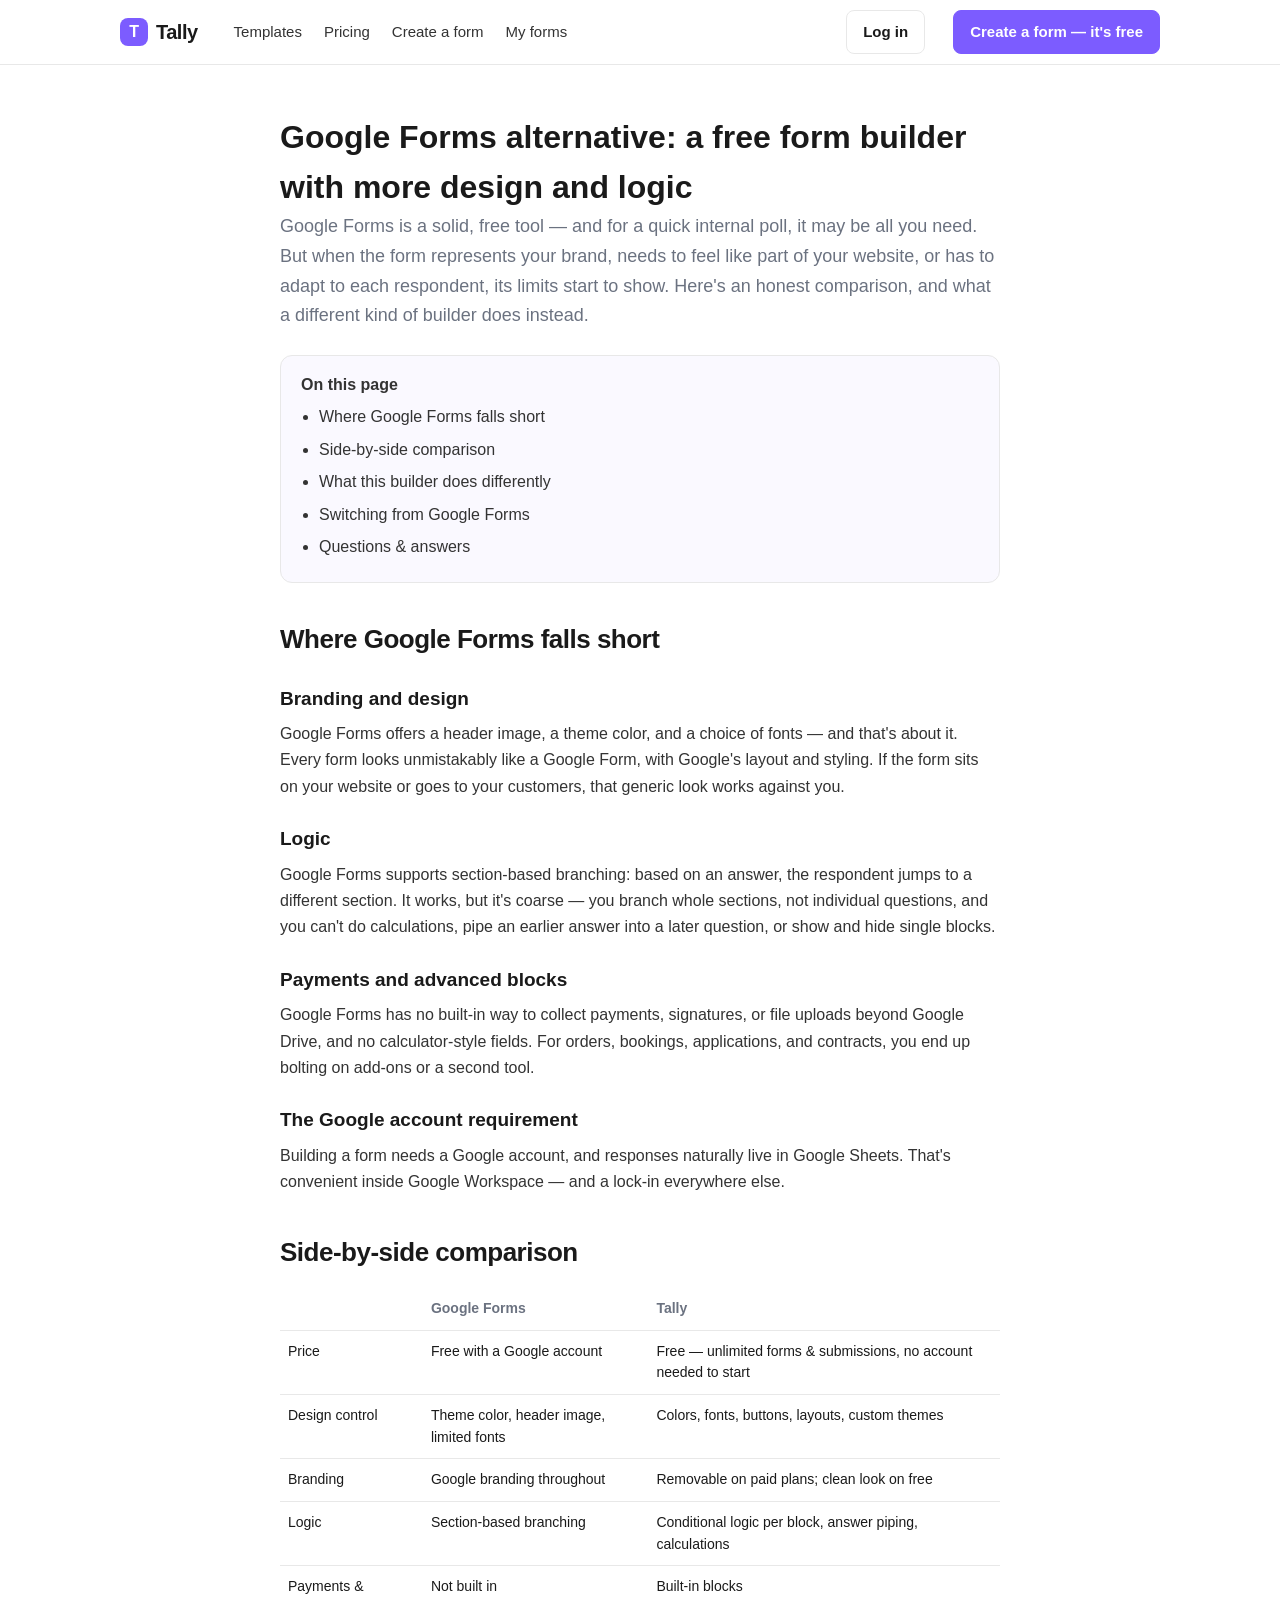
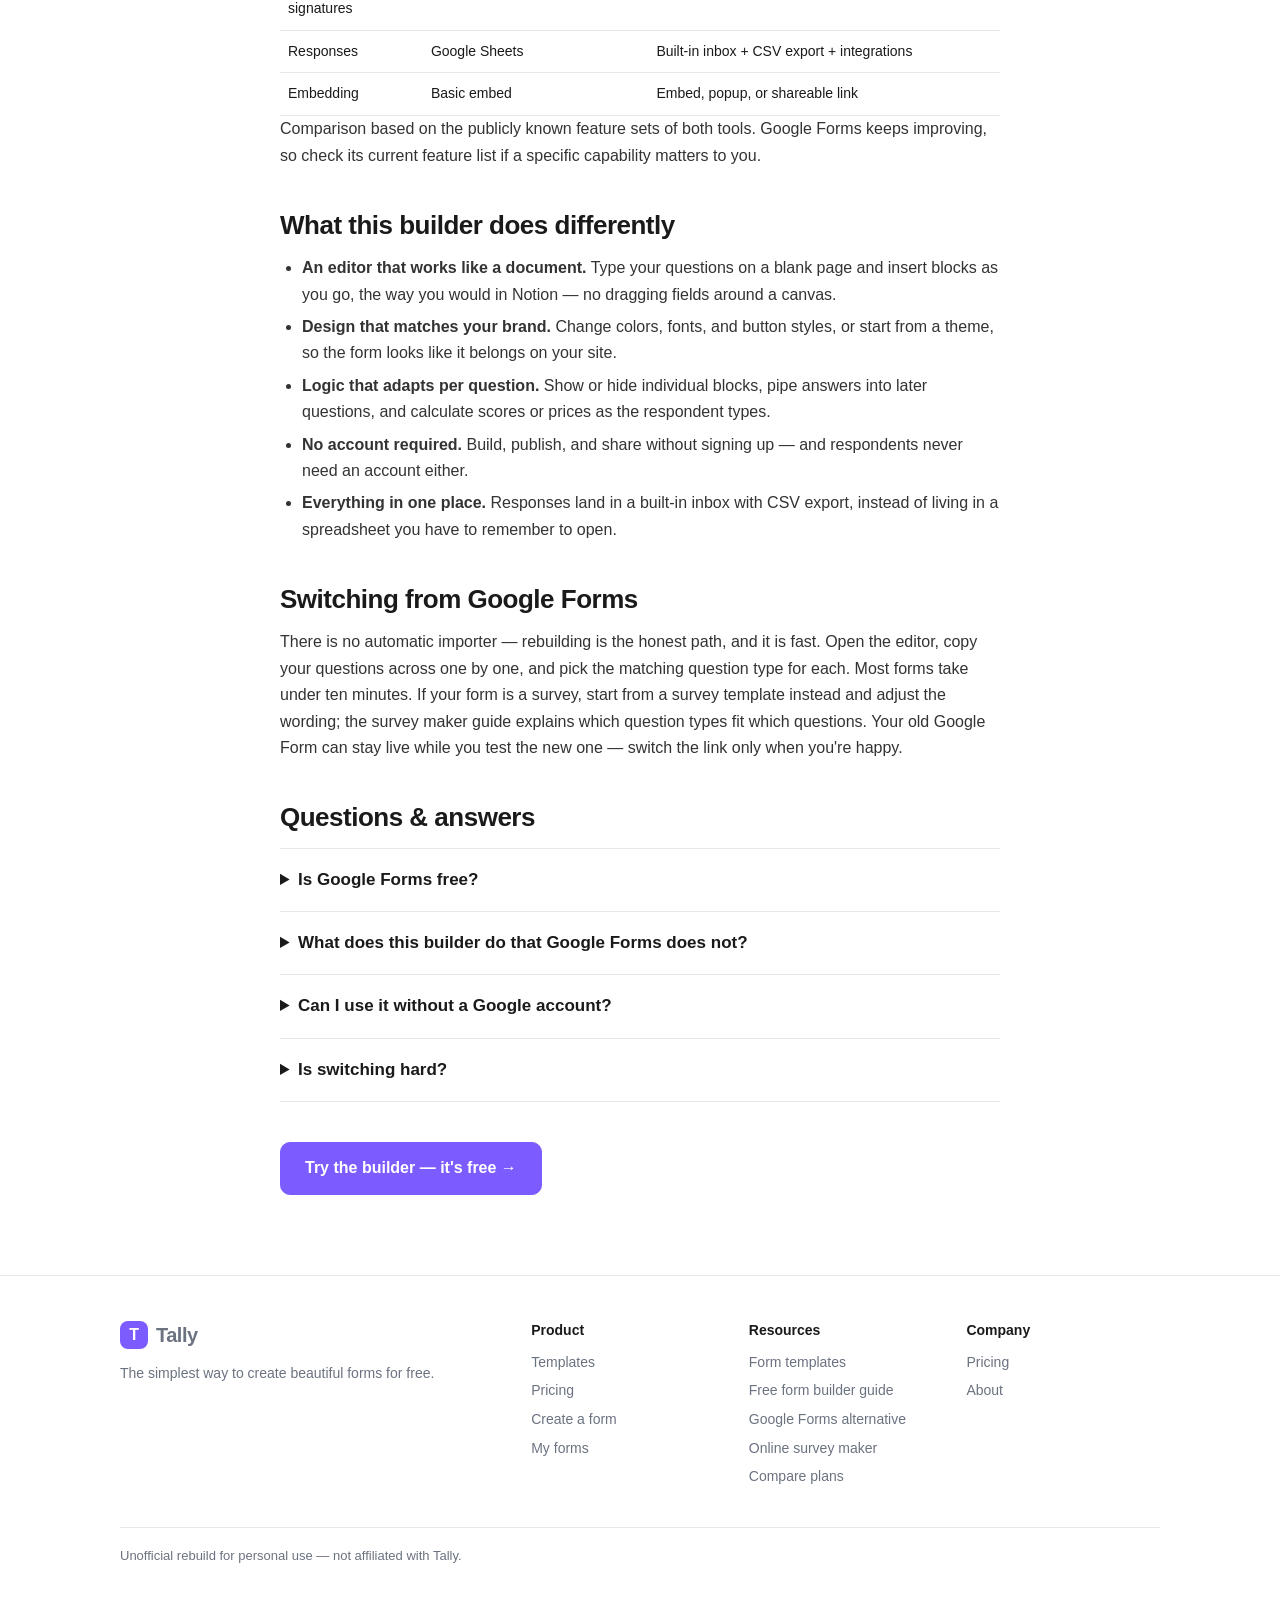
<file: google-forms-alternative.html>
<!DOCTYPE html>
<html lang="en">
<head>
<meta charset="UTF-8">
<meta name="viewport" content="width=device-width, initial-scale=1">
<title>Google Forms Alternative — A Free Form Builder with More Design &amp; Logic | Tally</title>
<meta name="description" content="Looking for a free Google Forms alternative? Compare design, branding, logic, and sharing — and see what a Notion-style form builder does differently.">
<link rel="canonical" href="https://tally-clone.pages.dev/google-forms-alternative">
<meta property="og:type" content="website">
<meta property="og:site_name" content="Tally">
<meta property="og:title" content="Google Forms Alternative — A Free Form Builder with More Design &amp; Logic | Tally">
<meta property="og:description" content="Looking for a free Google Forms alternative? Compare design, branding, logic, and sharing — and see what a Notion-style form builder does differently.">
<meta property="og:url" content="https://tally-clone.pages.dev/google-forms-alternative">
<meta name="twitter:card" content="summary">
<meta name="twitter:title" content="Google Forms Alternative — A Free Form Builder with More Design &amp; Logic | Tally">
<meta name="twitter:description" content="Looking for a free Google Forms alternative? Compare design, branding, logic, and sharing — and see what a Notion-style form builder does differently.">
<script type="application/ld+json">
[
  {
    "@context": "https://schema.org",
    "@type": "SoftwareApplication",
    "name": "Tally",
    "applicationCategory": "BusinessApplication",
    "operatingSystem": "Web",
    "url": "https://tally-clone.pages.dev/google-forms-alternative",
    "description": "Looking for a free Google Forms alternative? Compare design, branding, logic, and sharing — and see what a Notion-style form builder does differently.",
    "offers": {"@type": "Offer", "price": "0", "priceCurrency": "USD"}
  },
  {
    "@context": "https://schema.org",
    "@type": "FAQPage",
    "mainEntity": [
      {"@type": "Question", "name": "Is Google Forms free?",
       "acceptedAnswer": {"@type": "Answer", "text": "Yes. Google Forms is free with a Google account, and responses can be sent to Google Sheets. Its limits are in design, branding, and logic — not price."}},
      {"@type": "Question", "name": "What does this builder do that Google Forms does not?",
       "acceptedAnswer": {"@type": "Answer", "text": "A Notion-style editor that works like a document, deeper design control (colors, fonts, layouts), conditional logic, answer piping, calculations, payment collection, and branding removal on paid plans — without needing a Google account."}},
      {"@type": "Question", "name": "Can I use it without a Google account?",
       "acceptedAnswer": {"@type": "Answer", "text": "Yes. You can build and publish a form with no signup at all, and respondents do not need any account to fill it in."}},
      {"@type": "Question", "name": "Is switching hard?",
       "acceptedAnswer": {"@type": "Answer", "text": "No. Rebuild your form in the editor — most forms take a few minutes — or start from a matching template and adjust the wording."}}
    ]
  }
]
</script>
<link rel="stylesheet" href="css/style.css">
<link rel="icon" href="data:image/svg+xml,<svg xmlns='http://www.w3.org/2000/svg' viewBox='0 0 100 100'><rect width='100' height='100' rx='20' fill='%237c5cff'/><text x='50' y='68' font-size='52' text-anchor='middle' fill='white' font-family='sans-serif' font-weight='bold'>T</text></svg>">
</head>
<body>
<header class="site">
  <div class="wrap nav">
    <a class="logo" href="index.html"><span class="mark">T</span> Tally</a>
    <nav>
      <a href="templates.html">Templates</a>
      <a href="pricing.html">Pricing</a>
      <a href="editor.html">Create a form</a>
      <a href="inbox.html">My forms</a>
    </nav>
    <div class="spacer"></div>
    <a class="btn" href="inbox.html">Log in</a>
    <a class="btn primary" href="editor.html">Create a form — it's free</a>
  </div>
</header>

<main class="guide">
  <h1>Google Forms alternative: a free form builder with more design and logic</h1>
  <p class="lede">Google Forms is a solid, free tool — and for a quick internal poll, it may be all you need. But when the form represents your brand, needs to feel like part of your website, or has to adapt to each respondent, its limits start to show. Here's an honest comparison, and what a different kind of builder does instead.</p>

  <div class="toc">
    <p>On this page</p>
    <ul>
      <li><a href="#where-it-falls-short">Where Google Forms falls short</a></li>
      <li><a href="#comparison">Side-by-side comparison</a></li>
      <li><a href="#different">What this builder does differently</a></li>
      <li><a href="#switching">Switching from Google Forms</a></li>
      <li><a href="#faq">Questions &amp; answers</a></li>
    </ul>
  </div>

  <h2 id="where-it-falls-short">Where Google Forms falls short</h2>
  <h3>Branding and design</h3>
  <p>Google Forms offers a header image, a theme color, and a choice of fonts — and that's about it. Every form looks unmistakably like a Google Form, with Google's layout and styling. If the form sits on your website or goes to your customers, that generic look works against you.</p>
  <h3>Logic</h3>
  <p>Google Forms supports section-based branching: based on an answer, the respondent jumps to a different section. It works, but it's coarse — you branch whole sections, not individual questions, and you can't do calculations, pipe an earlier answer into a later question, or show and hide single blocks.</p>
  <h3>Payments and advanced blocks</h3>
  <p>Google Forms has no built-in way to collect payments, signatures, or file uploads beyond Google Drive, and no calculator-style fields. For orders, bookings, applications, and contracts, you end up bolting on add-ons or a second tool.</p>
  <h3>The Google account requirement</h3>
  <p>Building a form needs a Google account, and responses naturally live in Google Sheets. That's convenient inside Google Workspace — and a lock-in everywhere else.</p>

  <h2 id="comparison">Side-by-side comparison</h2>
  <table class="subs">
    <thead><tr><th></th><th>Google Forms</th><th>Tally</th></tr></thead>
    <tbody>
      <tr><td>Price</td><td>Free with a Google account</td><td>Free — unlimited forms &amp; submissions, no account needed to start</td></tr>
      <tr><td>Design control</td><td>Theme color, header image, limited fonts</td><td>Colors, fonts, buttons, layouts, custom themes</td></tr>
      <tr><td>Branding</td><td>Google branding throughout</td><td>Removable on paid plans; clean look on free</td></tr>
      <tr><td>Logic</td><td>Section-based branching</td><td>Conditional logic per block, answer piping, calculations</td></tr>
      <tr><td>Payments &amp; signatures</td><td>Not built in</td><td>Built-in blocks</td></tr>
      <tr><td>Responses</td><td>Google Sheets</td><td>Built-in inbox + CSV export + integrations</td></tr>
      <tr><td>Embedding</td><td>Basic embed</td><td>Embed, popup, or shareable link</td></tr>
    </tbody>
  </table>
  <p class="muted small">Comparison based on the publicly known feature sets of both tools. Google Forms keeps improving, so check its current feature list if a specific capability matters to you.</p>

  <h2 id="different">What this builder does differently</h2>
  <ul>
    <li><strong>An editor that works like a document.</strong> Type your questions on a blank page and insert blocks as you go, the way you would in Notion — no dragging fields around a canvas.</li>
    <li><strong>Design that matches your brand.</strong> Change colors, fonts, and button styles, or start from a theme, so the form looks like it belongs on your site.</li>
    <li><strong>Logic that adapts per question.</strong> Show or hide individual blocks, pipe answers into later questions, and calculate scores or prices as the respondent types.</li>
    <li><strong>No account required.</strong> Build, publish, and share without signing up — and respondents never need an account either.</li>
    <li><strong>Everything in one place.</strong> Responses land in a built-in inbox with CSV export, instead of living in a spreadsheet you have to remember to open.</li>
  </ul>

  <h2 id="switching">Switching from Google Forms</h2>
  <p>There is no automatic importer — rebuilding is the honest path, and it is fast. Open the <a href="editor.html">editor</a>, copy your questions across one by one, and pick the matching question type for each. Most forms take under ten minutes. If your form is a survey, start from a <a href="templates.html">survey template</a> instead and adjust the wording; the <a href="online-survey-maker.html">survey maker guide</a> explains which question types fit which questions. Your old Google Form can stay live while you test the new one — switch the link only when you're happy.</p>

  <h2 id="faq">Questions &amp; answers</h2>
  <div class="faq">
    <details><summary>Is Google Forms free?</summary><p>Yes. Google Forms is free with a Google account, and responses can be sent to Google Sheets. Its limits are in design, branding, and logic — not price.</p></details>
    <details><summary>What does this builder do that Google Forms does not?</summary><p>A Notion-style editor that works like a document, deeper design control (colors, fonts, layouts), conditional logic, answer piping, calculations, payment collection, and branding removal on paid plans — without needing a Google account.</p></details>
    <details><summary>Can I use it without a Google account?</summary><p>Yes. You can build and publish a form with no signup at all, and respondents do not need any account to fill it in.</p></details>
    <details><summary>Is switching hard?</summary><p>No. Rebuild your form in the editor — most forms take a few minutes — or start from a matching template and adjust the wording.</p></details>
  </div>

  <div style="margin-top:40px"><a class="btn primary big" href="editor.html">Try the builder — it's free →</a></div>
</main>

<footer class="site">
  <div class="wrap">
    <div class="cols">
      <div><a class="logo" href="index.html"><span class="mark">T</span> Tally</a><p style="margin-top:12px">The simplest way to create beautiful forms for free.</p></div>
      <div><h4>Product</h4><ul><li><a href="templates.html">Templates</a></li><li><a href="pricing.html">Pricing</a></li><li><a href="editor.html">Create a form</a></li><li><a href="inbox.html">My forms</a></li></ul></div>
      <div><h4>Resources</h4><ul><li><a href="templates.html">Form templates</a></li><li><a href="free-form-builder.html">Free form builder guide</a></li><li><a href="google-forms-alternative.html">Google Forms alternative</a></li><li><a href="online-survey-maker.html">Online survey maker</a></li><li><a href="pricing.html">Compare plans</a></li></ul></div>
      <div><h4>Company</h4><ul><li><a href="pricing.html">Pricing</a></li><li><a href="index.html">About</a></li></ul></div>
    </div>
    <p class="fine">Unofficial rebuild for personal use — not affiliated with Tally.</p>
  </div>
</footer>
</body>
</html>
</file>
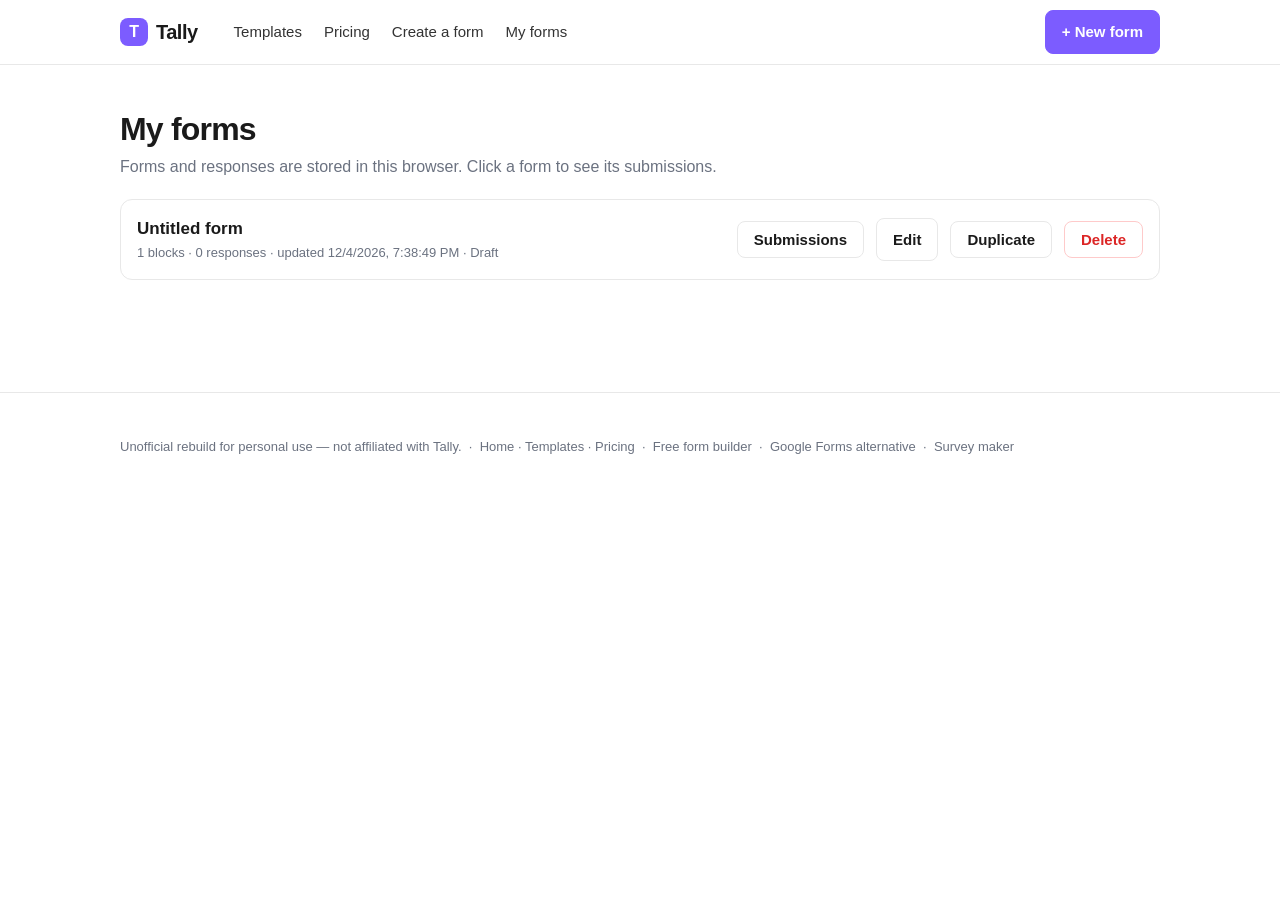
<file: inbox.html>
<!DOCTYPE html>
<html lang="en">
<head>
<meta charset="UTF-8">
<meta name="viewport" content="width=device-width, initial-scale=1">
<title>My forms — Tally</title>
<meta name="description" content="All your forms and their submissions, in one place.">
<link rel="canonical" href="https://tally-clone.pages.dev/inbox">
<meta property="og:type" content="website">
<meta property="og:site_name" content="Tally">
<meta property="og:title" content="My forms — Tally">
<meta property="og:description" content="All your forms and their submissions, in one place.">
<meta property="og:url" content="https://tally-clone.pages.dev/inbox">
<meta name="twitter:card" content="summary">
<meta name="twitter:title" content="My forms — Tally">
<meta name="twitter:description" content="All your forms and their submissions, in one place.">
<script type="application/ld+json">
[
  {
    "@context": "https://schema.org",
    "@type": "SoftwareApplication",
    "name": "Tally",
    "applicationCategory": "BusinessApplication",
    "operatingSystem": "Web",
    "url": "https://tally-clone.pages.dev/inbox",
    "description": "All your forms and their submissions, in one place.",
    "offers": {
      "@type": "Offer",
      "price": "0",
      "priceCurrency": "USD"
    }
  }
]
</script>
<link rel="stylesheet" href="css/style.css">
<link rel="icon" href="data:image/svg+xml,<svg xmlns='http://www.w3.org/2000/svg' viewBox='0 0 100 100'><rect width='100' height='100' rx='20' fill='%237c5cff'/><text x='50' y='68' font-size='52' text-anchor='middle' fill='white' font-family='sans-serif' font-weight='bold'>T</text></svg>">
</head>
<body>
<header class="site">
  <div class="wrap nav">
    <a class="logo" href="index.html"><span class="mark">T</span> Tally</a>
    <nav>
      <a href="templates.html">Templates</a>
      <a href="pricing.html">Pricing</a>
      <a href="editor.html">Create a form</a>
      <a href="inbox.html">My forms</a>
    </nav>
    <div class="spacer"></div>
    <a class="btn primary" href="editor.html">+ New form</a>
  </div>
</header>

<main class="wrap" style="padding:40px 20px 80px">
  <h1 style="font-size:32px;letter-spacing:-.8px">My forms</h1>
  <p class="muted">Forms and responses are stored in this browser. Click a form to see its submissions.</p>
  <div id="list" class="form-list"></div>
  <div id="detail" style="margin-top:32px"></div>
</main>

<footer class="site">
  <div class="wrap">
    <p class="fine" style="margin-top:0;border-top:0;padding-top:0">Unofficial rebuild for personal use — not affiliated with Tally. &nbsp;·&nbsp; <a href="index.html">Home</a> · <a href="templates.html">Templates</a> · <a href="pricing.html">Pricing</a> &nbsp;·&nbsp; <a href="free-form-builder.html">Free form builder</a> &nbsp;·&nbsp; <a href="google-forms-alternative.html">Google Forms alternative</a> &nbsp;·&nbsp; <a href="online-survey-maker.html">Survey maker</a></p>
  </div>
</footer>
<script src="js/store.js"></script>
<script>
function fmtDate(ts){ return new Date(ts).toLocaleString(); }
function renderList(){
  var forms=TC.listForms();
  var list=document.getElementById('list');
  if(!forms.length){
    list.innerHTML='<div class="empty"><p style="font-size:18px">No forms yet</p><p>Create your first form — it takes about a minute.</p><p style="margin-top:16px"><a class="btn primary" href="editor.html">Create a form →</a> <a class="btn" href="templates.html">Or start from a template</a></p></div>';
    return;
  }
  list.innerHTML=forms.map(function(f){
    var n=TC.listSubs(f.id).length;
    return '<div class="form-row"><div class="meta"><h3>'+TC.esc(f.title)+'</h3>'
      +'<p class="muted small">'+f.blocks.length+' blocks · '+n+(n===1?' response':' responses')+' · updated '+fmtDate(f.updated)
      +(f.published?' · <span style="color:var(--green);font-weight:600">Published</span>':' · <span class="muted">Draft</span>')+'</p></div>'
      +'<button class="btn" data-view="'+f.id+'">Submissions</button>'
      +'<a class="btn" href="editor.html?id='+f.id+'">Edit</a>'
      +(f.published?'<a class="btn" href="form.html?id='+f.id+'" target="_blank">Open ↗</a>':'')
      +'<button class="btn" data-dup="'+f.id+'">Duplicate</button>'
      +'<button class="btn danger" data-del="'+f.id+'">Delete</button></div>';
  }).join('');
  list.querySelectorAll('[data-view]').forEach(function(b){ b.addEventListener('click',function(){ renderDetail(b.dataset.view); }); });
  list.querySelectorAll('[data-dup]').forEach(function(b){ b.addEventListener('click',function(){ TC.duplicateForm(b.dataset.dup); renderList(); }); });
  list.querySelectorAll('[data-del]').forEach(function(b){ b.addEventListener('click',function(){ if(confirm('Delete this form and all its submissions?')){ TC.deleteForm(b.dataset.del); document.getElementById('detail').innerHTML=''; renderList(); } }); });
}
function renderDetail(id){
  var f=TC.getForm(id); if(!f) return;
  var subs=TC.listSubs(id);
  var d=document.getElementById('detail');
  var h='<h2 style="font-size:24px">'+TC.esc(f.title)+' — submissions</h2>';
  h+='<p class="muted small" style="margin-top:6px">Share link: <a href="form.html?id='+f.id+'" target="_blank">'+TC.formUrl(f.id)+'</a></p>';
  if(!subs.length){ h+='<div class="empty">No submissions yet. Share the link above and responses will appear here.</div>'; }
  else{
    var cols=[]; subs.forEach(function(s){ Object.keys(s.answers).forEach(function(k){ if(cols.indexOf(k)<0) cols.push(k); }); });
    h+='<div style="margin-top:14px;display:flex;gap:8px"><button class="btn" id="csvBtn">Download CSV</button><button class="btn danger" id="clearBtn">Clear all</button></div>';
    h+='<div style="overflow-x:auto"><table class="subs"><thead><tr><th>Submitted</th>'+cols.map(function(c){return '<th>'+TC.esc(c)+'</th>';}).join('')+'</tr></thead><tbody>'
      +subs.map(function(s){ return '<tr><td>'+fmtDate(s.at)+'</td>'+cols.map(function(c){ var v=s.answers[c]; return '<td>'+TC.esc(Array.isArray(v)?v.join(', '):(v||'—'))+'</td>'; }).join('')+'</tr>'; }).join('')
      +'</tbody></table></div>';
  }
  d.innerHTML=h;
  d.scrollIntoView({behavior:'smooth'});
  var csv=document.getElementById('csvBtn');
  if(csv) csv.addEventListener('click',function(){
    var rows=[['Submitted'].concat(cols)];
    subs.forEach(function(s){ rows.push([new Date(s.at).toISOString()].concat(cols.map(function(c){ var v=s.answers[c]; return Array.isArray(v)?v.join('; '):(v||''); }))); });
    var text=rows.map(function(r){ return r.map(function(c){ return '"'+String(c).replace(/"/g,'""')+'"'; }).join(','); }).join('\n');
    var a=document.createElement('a'); a.href=URL.createObjectURL(new Blob([text],{type:'text/csv'})); a.download=f.title.replace(/[^a-z0-9]+/gi,'-').toLowerCase()+'-submissions.csv'; a.click();
  });
  var clr=document.getElementById('clearBtn');
  if(clr) clr.addEventListener('click',function(){ if(confirm('Delete all submissions for this form?')){ TC.clearSubs(id); renderDetail(id); renderList(); } });
}
renderList();
</script>
</body>
</html>
</file>
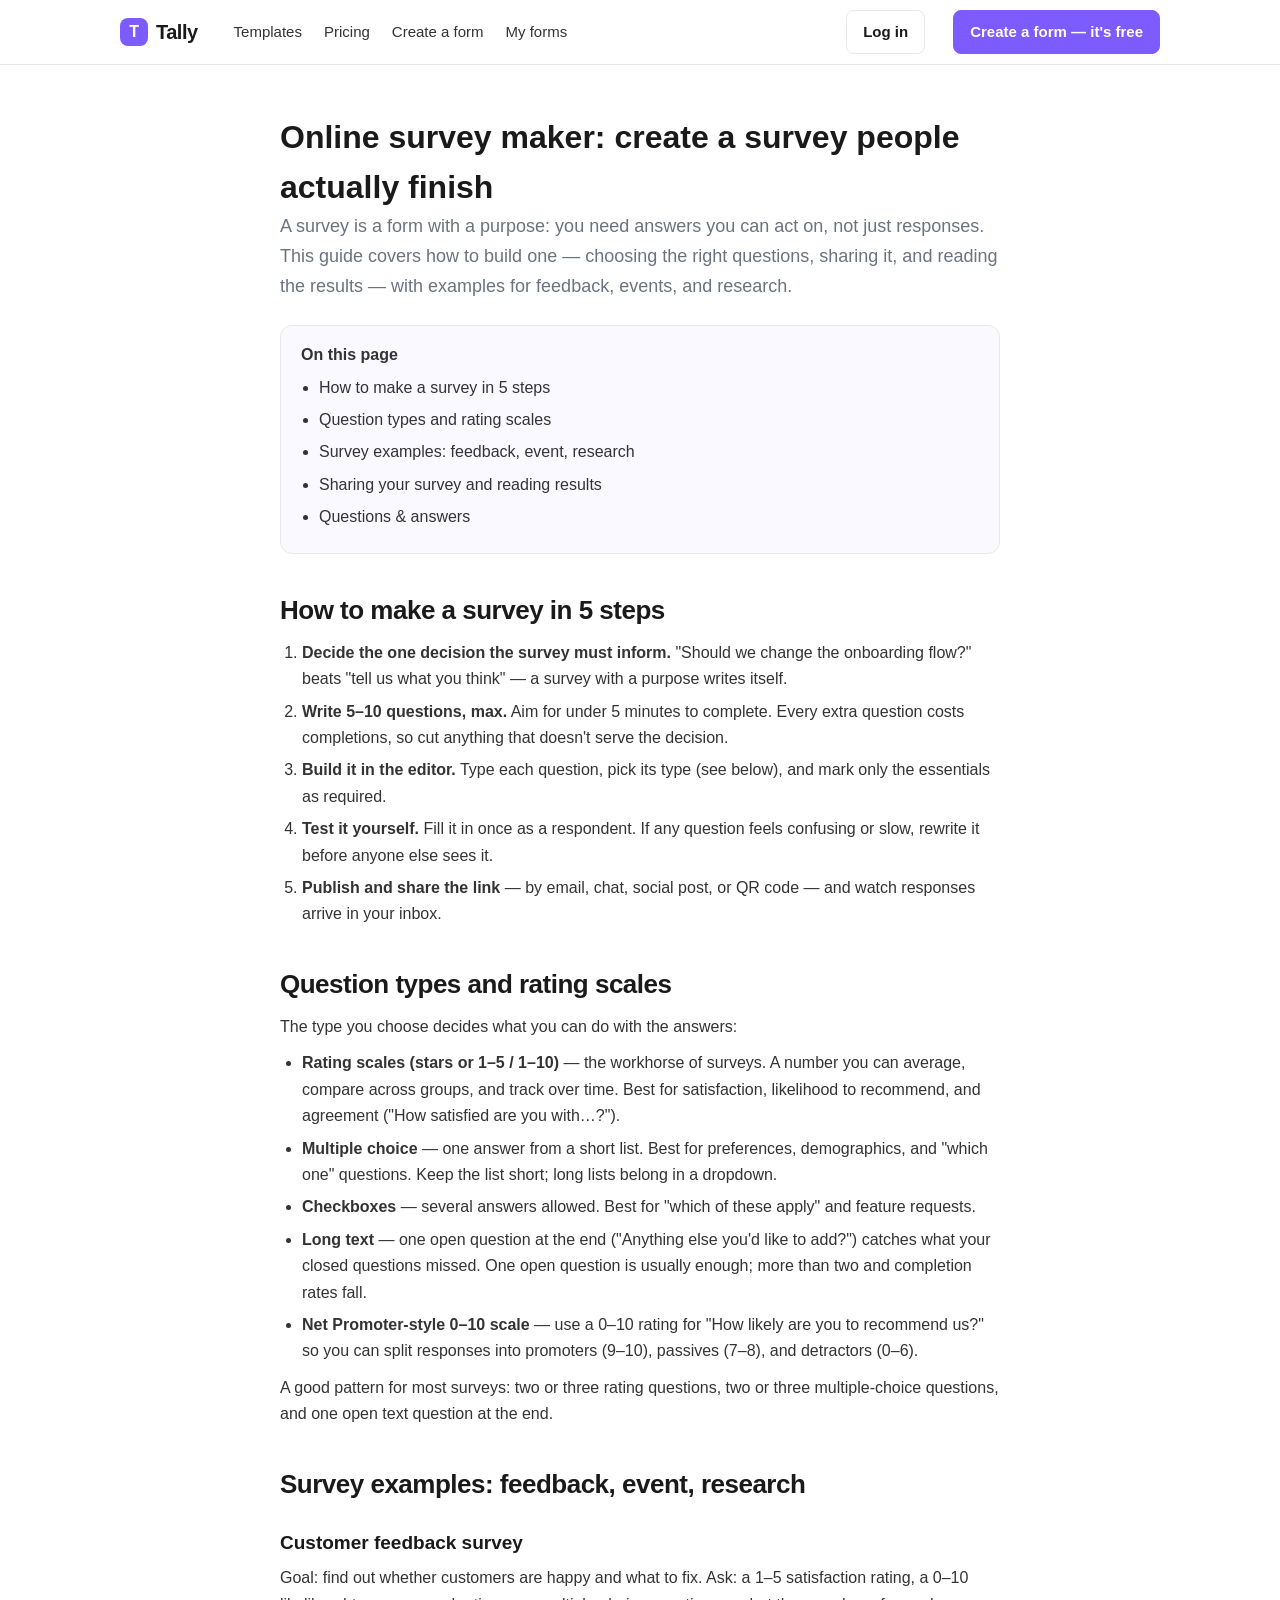
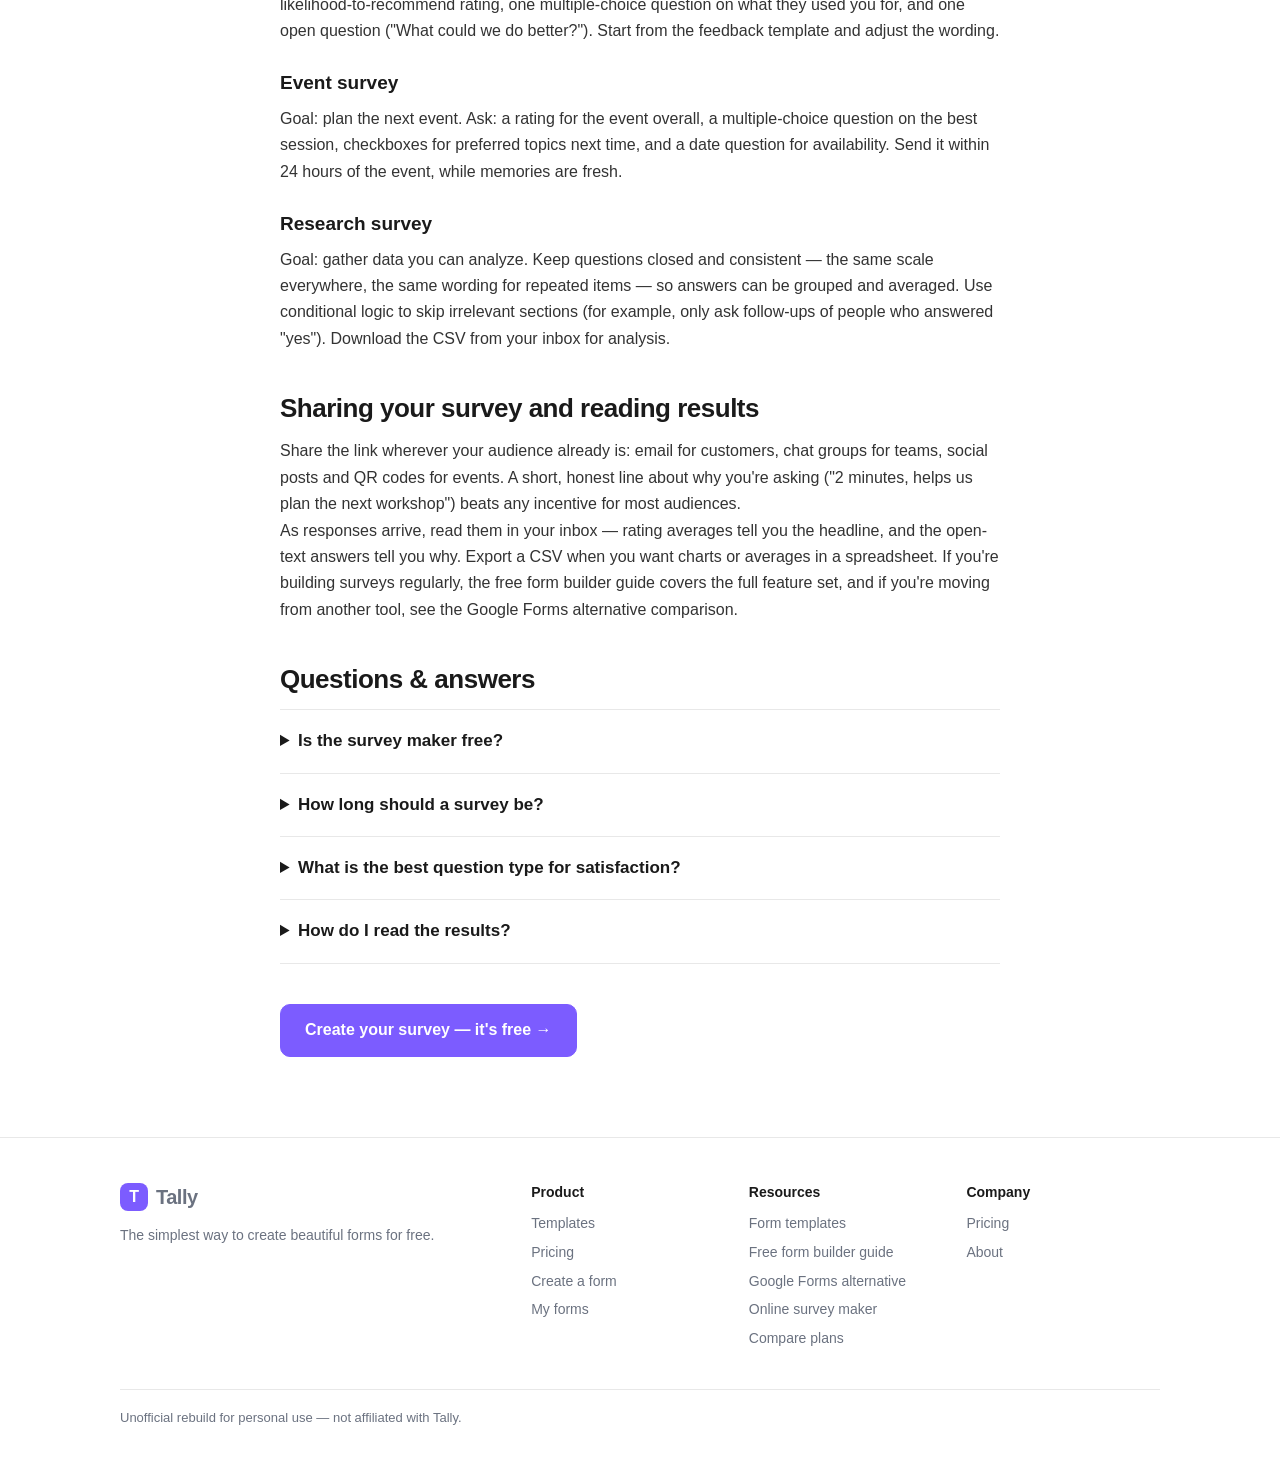
<file: online-survey-maker.html>
<!DOCTYPE html>
<html lang="en">
<head>
<meta charset="UTF-8">
<meta name="viewport" content="width=device-width, initial-scale=1">
<title>Online Survey Maker — Create Free Surveys &amp; Read Results | Tally</title>
<meta name="description" content="Make an online survey in minutes: pick question types, add rating scales, share a link, and read responses in one inbox. Free, with unlimited surveys and responses.">
<link rel="canonical" href="https://tally-clone.pages.dev/online-survey-maker">
<meta property="og:type" content="website">
<meta property="og:site_name" content="Tally">
<meta property="og:title" content="Online Survey Maker — Create Free Surveys &amp; Read Results | Tally">
<meta property="og:description" content="Make an online survey in minutes: pick question types, add rating scales, share a link, and read responses in one inbox. Free, with unlimited surveys and responses.">
<meta property="og:url" content="https://tally-clone.pages.dev/online-survey-maker">
<meta name="twitter:card" content="summary">
<meta name="twitter:title" content="Online Survey Maker — Create Free Surveys &amp; Read Results | Tally">
<meta name="twitter:description" content="Make an online survey in minutes: pick question types, add rating scales, share a link, and read responses in one inbox. Free, with unlimited surveys and responses.">
<script type="application/ld+json">
[
  {
    "@context": "https://schema.org",
    "@type": "SoftwareApplication",
    "name": "Tally",
    "applicationCategory": "BusinessApplication",
    "operatingSystem": "Web",
    "url": "https://tally-clone.pages.dev/online-survey-maker",
    "description": "Make an online survey in minutes: pick question types, add rating scales, share a link, and read responses in one inbox. Free, with unlimited surveys and responses.",
    "offers": {"@type": "Offer", "price": "0", "priceCurrency": "USD"}
  },
  {
    "@context": "https://schema.org",
    "@type": "FAQPage",
    "mainEntity": [
      {"@type": "Question", "name": "Is the survey maker free?",
       "acceptedAnswer": {"@type": "Answer", "text": "Yes. You can create unlimited surveys and collect unlimited responses for free, within fair-use limits."}},
      {"@type": "Question", "name": "How long should a survey be?",
       "acceptedAnswer": {"@type": "Answer", "text": "As short as you can make it. Aim for 5–10 questions and under 5 minutes to complete — completion rates drop sharply after that."}},
      {"@type": "Question", "name": "What is the best question type for satisfaction?",
       "acceptedAnswer": {"@type": "Answer", "text": "A rating scale (1–5 stars or 1–10) gives you a number you can average and track over time. Follow it with one open text question so people can explain their score."}},
      {"@type": "Question", "name": "How do I read the results?",
       "acceptedAnswer": {"@type": "Answer", "text": "Responses land in your inbox, where you can read them one by one or download them as a CSV for charts and averages in a spreadsheet."}}
    ]
  }
]
</script>
<link rel="stylesheet" href="css/style.css">
<link rel="icon" href="data:image/svg+xml,<svg xmlns='http://www.w3.org/2000/svg' viewBox='0 0 100 100'><rect width='100' height='100' rx='20' fill='%237c5cff'/><text x='50' y='68' font-size='52' text-anchor='middle' fill='white' font-family='sans-serif' font-weight='bold'>T</text></svg>">
</head>
<body>
<header class="site">
  <div class="wrap nav">
    <a class="logo" href="index.html"><span class="mark">T</span> Tally</a>
    <nav>
      <a href="templates.html">Templates</a>
      <a href="pricing.html">Pricing</a>
      <a href="editor.html">Create a form</a>
      <a href="inbox.html">My forms</a>
    </nav>
    <div class="spacer"></div>
    <a class="btn" href="inbox.html">Log in</a>
    <a class="btn primary" href="editor.html">Create a form — it's free</a>
  </div>
</header>

<main class="guide">
  <h1>Online survey maker: create a survey people actually finish</h1>
  <p class="lede">A survey is a form with a purpose: you need answers you can act on, not just responses. This guide covers how to build one — choosing the right questions, sharing it, and reading the results — with examples for feedback, events, and research.</p>

  <div class="toc">
    <p>On this page</p>
    <ul>
      <li><a href="#how-to-make">How to make a survey in 5 steps</a></li>
      <li><a href="#question-types">Question types and rating scales</a></li>
      <li><a href="#examples">Survey examples: feedback, event, research</a></li>
      <li><a href="#results">Sharing your survey and reading results</a></li>
      <li><a href="#faq">Questions &amp; answers</a></li>
    </ul>
  </div>

  <h2 id="how-to-make">How to make a survey in 5 steps</h2>
  <ol>
    <li><strong>Decide the one decision the survey must inform.</strong> "Should we change the onboarding flow?" beats "tell us what you think" — a survey with a purpose writes itself.</li>
    <li><strong>Write 5–10 questions, max.</strong> Aim for under 5 minutes to complete. Every extra question costs completions, so cut anything that doesn't serve the decision.</li>
    <li><strong>Build it in the <a href="editor.html">editor</a>.</strong> Type each question, pick its type (see below), and mark only the essentials as required.</li>
    <li><strong>Test it yourself.</strong> Fill it in once as a respondent. If any question feels confusing or slow, rewrite it before anyone else sees it.</li>
    <li><strong>Publish and share the link</strong> — by email, chat, social post, or QR code — and watch responses arrive in <a href="inbox.html">your inbox</a>.</li>
  </ol>

  <h2 id="question-types">Question types and rating scales</h2>
  <p>The type you choose decides what you can do with the answers:</p>
  <ul>
    <li><strong>Rating scales (stars or 1–5 / 1–10)</strong> — the workhorse of surveys. A number you can average, compare across groups, and track over time. Best for satisfaction, likelihood to recommend, and agreement ("How satisfied are you with…?").</li>
    <li><strong>Multiple choice</strong> — one answer from a short list. Best for preferences, demographics, and "which one" questions. Keep the list short; long lists belong in a dropdown.</li>
    <li><strong>Checkboxes</strong> — several answers allowed. Best for "which of these apply" and feature requests.</li>
    <li><strong>Long text</strong> — one open question at the end ("Anything else you'd like to add?") catches what your closed questions missed. One open question is usually enough; more than two and completion rates fall.</li>
    <li><strong>Net Promoter-style 0–10 scale</strong> — use a 0–10 rating for "How likely are you to recommend us?" so you can split responses into promoters (9–10), passives (7–8), and detractors (0–6).</li>
  </ul>
  <p>A good pattern for most surveys: two or three rating questions, two or three multiple-choice questions, and one open text question at the end.</p>

  <h2 id="examples">Survey examples: feedback, event, research</h2>
  <h3>Customer feedback survey</h3>
  <p>Goal: find out whether customers are happy and what to fix. Ask: a 1–5 satisfaction rating, a 0–10 likelihood-to-recommend rating, one multiple-choice question on what they used you for, and one open question ("What could we do better?"). Start from the <a href="templates.html">feedback template</a> and adjust the wording.</p>
  <h3>Event survey</h3>
  <p>Goal: plan the next event. Ask: a rating for the event overall, a multiple-choice question on the best session, checkboxes for preferred topics next time, and a date question for availability. Send it within 24 hours of the event, while memories are fresh.</p>
  <h3>Research survey</h3>
  <p>Goal: gather data you can analyze. Keep questions closed and consistent — the same scale everywhere, the same wording for repeated items — so answers can be grouped and averaged. Use conditional logic to skip irrelevant sections (for example, only ask follow-ups of people who answered "yes"). Download the CSV from your inbox for analysis.</p>

  <h2 id="results">Sharing your survey and reading results</h2>
  <p>Share the link wherever your audience already is: email for customers, chat groups for teams, social posts and QR codes for events. A short, honest line about why you're asking ("2 minutes, helps us plan the next workshop") beats any incentive for most audiences.</p>
  <p>As responses arrive, read them in your inbox — rating averages tell you the headline, and the open-text answers tell you why. Export a CSV when you want charts or averages in a spreadsheet. If you're building surveys regularly, the <a href="free-form-builder.html">free form builder guide</a> covers the full feature set, and if you're moving from another tool, see the <a href="google-forms-alternative.html">Google Forms alternative</a> comparison.</p>

  <h2 id="faq">Questions &amp; answers</h2>
  <div class="faq">
    <details><summary>Is the survey maker free?</summary><p>Yes. You can create unlimited surveys and collect unlimited responses for free, within fair-use limits.</p></details>
    <details><summary>How long should a survey be?</summary><p>As short as you can make it. Aim for 5–10 questions and under 5 minutes to complete — completion rates drop sharply after that.</p></details>
    <details><summary>What is the best question type for satisfaction?</summary><p>A rating scale (1–5 stars or 1–10) gives you a number you can average and track over time. Follow it with one open text question so people can explain their score.</p></details>
    <details><summary>How do I read the results?</summary><p>Responses land in your inbox, where you can read them one by one or download them as a CSV for charts and averages in a spreadsheet.</p></details>
  </div>

  <div style="margin-top:40px"><a class="btn primary big" href="editor.html">Create your survey — it's free →</a></div>
</main>

<footer class="site">
  <div class="wrap">
    <div class="cols">
      <div><a class="logo" href="index.html"><span class="mark">T</span> Tally</a><p style="margin-top:12px">The simplest way to create beautiful forms for free.</p></div>
      <div><h4>Product</h4><ul><li><a href="templates.html">Templates</a></li><li><a href="pricing.html">Pricing</a></li><li><a href="editor.html">Create a form</a></li><li><a href="inbox.html">My forms</a></li></ul></div>
      <div><h4>Resources</h4><ul><li><a href="templates.html">Form templates</a></li><li><a href="free-form-builder.html">Free form builder guide</a></li><li><a href="google-forms-alternative.html">Google Forms alternative</a></li><li><a href="online-survey-maker.html">Online survey maker</a></li><li><a href="pricing.html">Compare plans</a></li></ul></div>
      <div><h4>Company</h4><ul><li><a href="pricing.html">Pricing</a></li><li><a href="index.html">About</a></li></ul></div>
    </div>
    <p class="fine">Unofficial rebuild for personal use — not affiliated with Tally.</p>
  </div>
</footer>
</body>
</html>
</file>
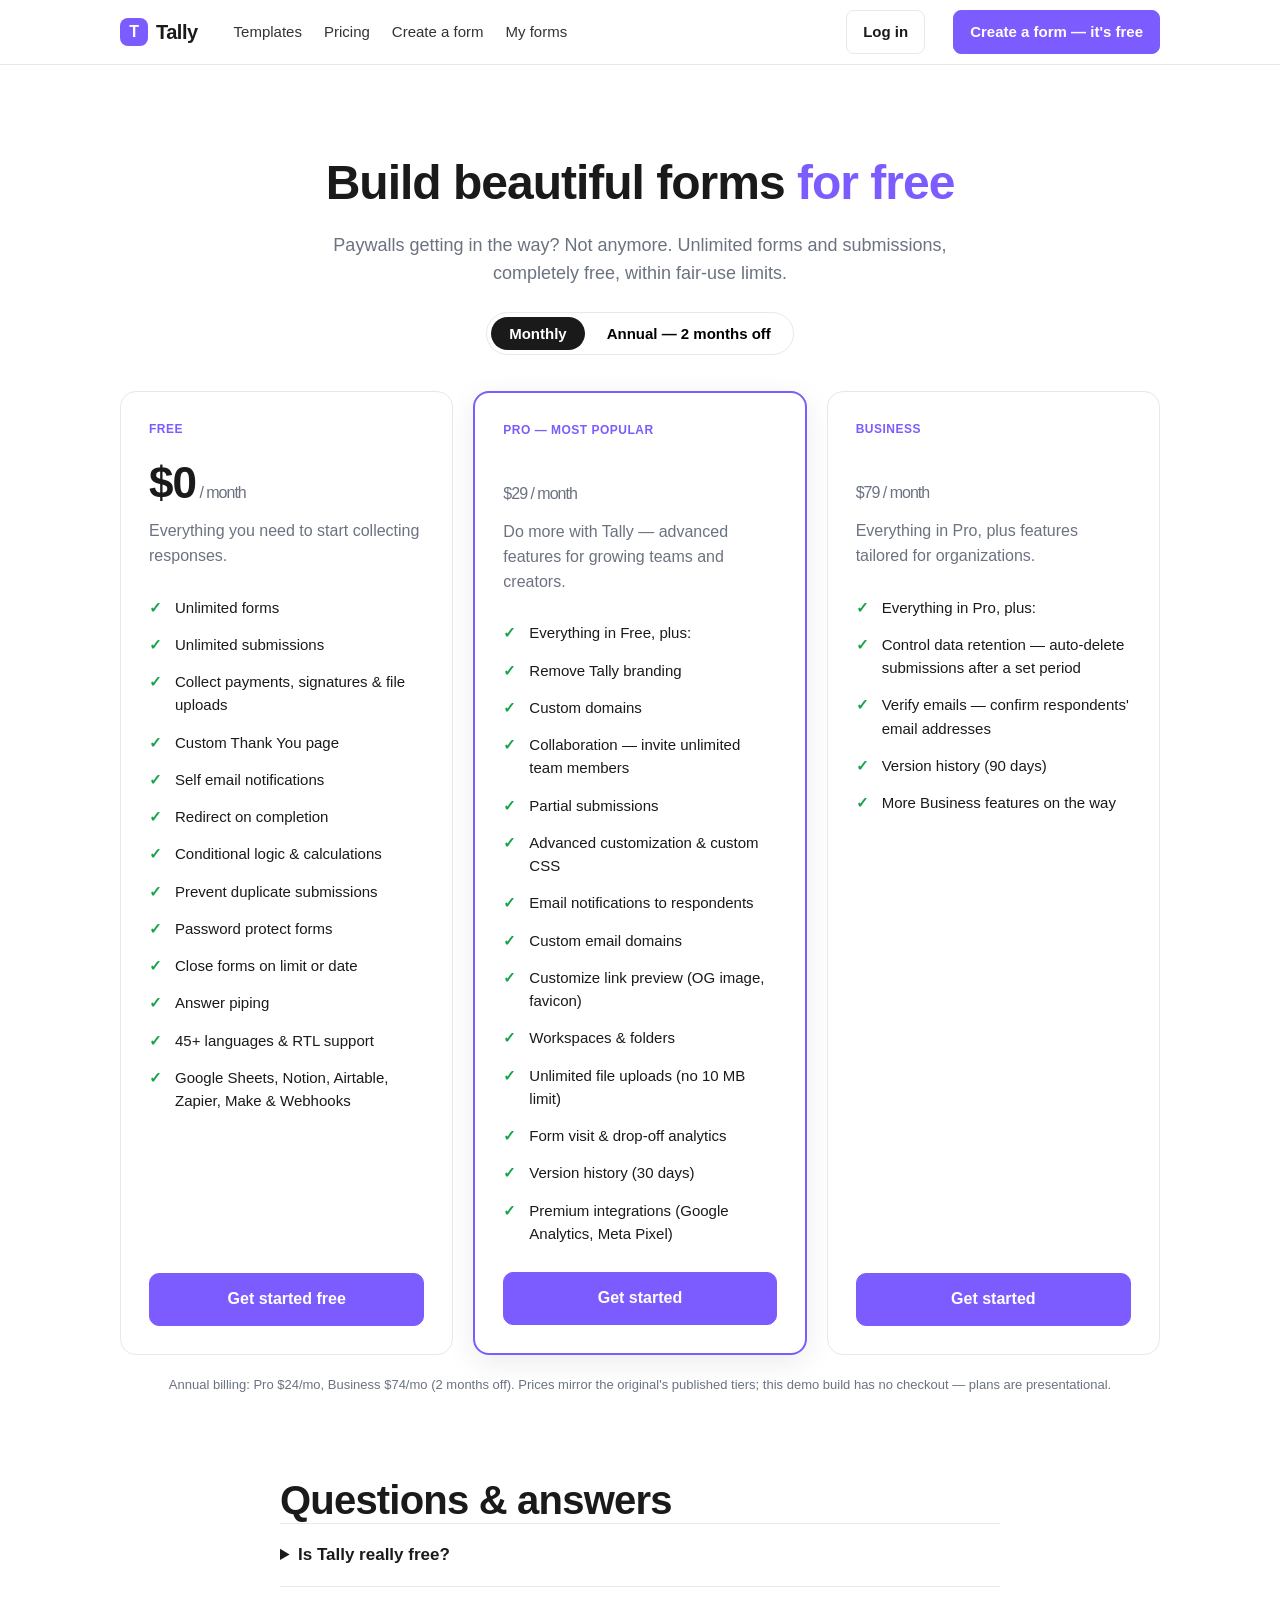
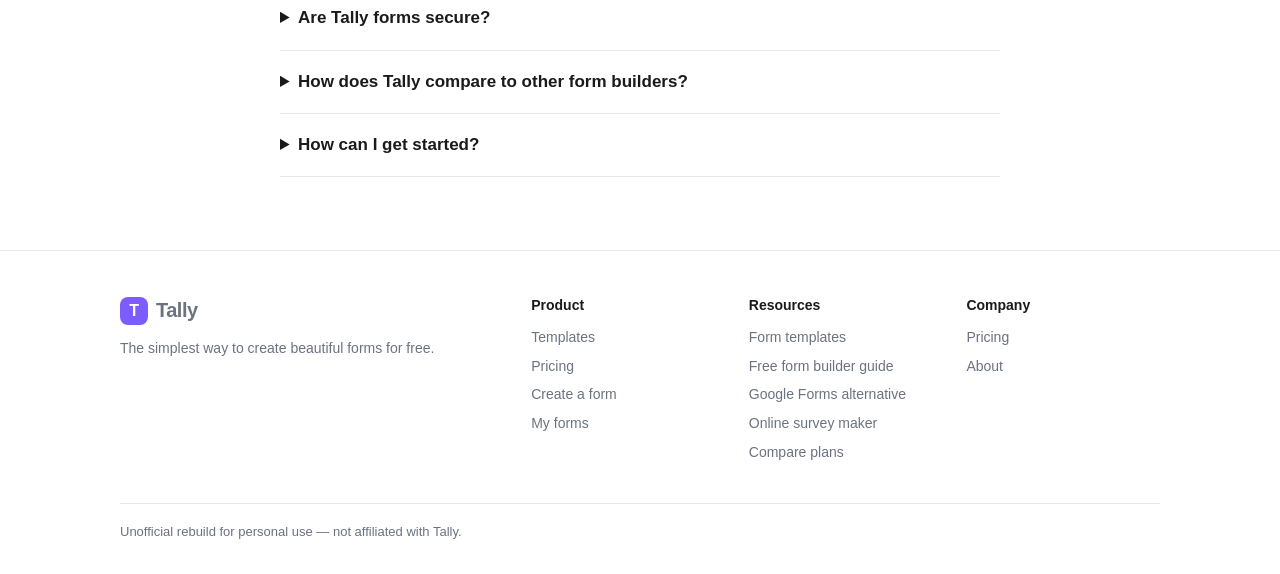
<file: pricing.html>
<!DOCTYPE html>
<html lang="en">
<head>
<meta charset="UTF-8">
<meta name="viewport" content="width=device-width, initial-scale=1">
<title>Tally Pricing | Free Form Builder with Unlimited Responses</title>
<meta name="description" content="Tally pricing: Free forever with unlimited forms and submissions. Pro $29/month, Business $79/month. Pay annually and get 2 months off.">
<link rel="canonical" href="https://tally-clone.pages.dev/pricing">
<meta property="og:type" content="website">
<meta property="og:site_name" content="Tally">
<meta property="og:title" content="Tally Pricing | Free Form Builder with Unlimited Responses">
<meta property="og:description" content="Tally pricing: Free forever with unlimited forms and submissions. Pro $29/month, Business $79/month. Pay annually and get 2 months off.">
<meta property="og:url" content="https://tally-clone.pages.dev/pricing">
<meta name="twitter:card" content="summary">
<meta name="twitter:title" content="Tally Pricing | Free Form Builder with Unlimited Responses">
<meta name="twitter:description" content="Tally pricing: Free forever with unlimited forms and submissions. Pro $29/month, Business $79/month. Pay annually and get 2 months off.">
<script type="application/ld+json">
[
  {
    "@context": "https://schema.org",
    "@type": "SoftwareApplication",
    "name": "Tally",
    "applicationCategory": "BusinessApplication",
    "operatingSystem": "Web",
    "url": "https://tally-clone.pages.dev/pricing",
    "description": "Tally pricing: Free forever with unlimited forms and submissions. Pro $29/month, Business $79/month. Pay annually and get 2 months off.",
    "offers": {
      "@type": "Offer",
      "price": "0",
      "priceCurrency": "USD"
    }
  },
  {
    "@context": "https://schema.org",
    "@type": "FAQPage",
    "mainEntity": [
      {
        "@type": "Question",
        "name": "Is Tally really free?",
        "acceptedAnswer": {
          "@type": "Answer",
          "text": "Yes — unlimited forms and submissions are free within fair-use limits. You only pay if you want branding removal, custom domains, collaboration or analytics."
        }
      },
      {
        "@type": "Question",
        "name": "Are Tally forms secure?",
        "acceptedAnswer": {
          "@type": "Answer",
          "text": "Yes. Form data is encrypted in transit and at rest, and you control the information you collect."
        }
      },
      {
        "@type": "Question",
        "name": "How does Tally compare to other form builders?",
        "acceptedAnswer": {
          "@type": "Answer",
          "text": "Most builders limit submissions or lock advanced features behind premium plans. Tally gives you unlimited forms and submissions for free, with conditional logic, signatures and password protection included."
        }
      },
      {
        "@type": "Question",
        "name": "How can I get started?",
        "acceptedAnswer": {
          "@type": "Answer",
          "text": "Click “Create a form” and start typing — no signup needed to try it."
        }
      }
    ]
  }
]
</script>
<link rel="stylesheet" href="css/style.css">
<link rel="icon" href="data:image/svg+xml,<svg xmlns='http://www.w3.org/2000/svg' viewBox='0 0 100 100'><rect width='100' height='100' rx='20' fill='%237c5cff'/><text x='50' y='68' font-size='52' text-anchor='middle' fill='white' font-family='sans-serif' font-weight='bold'>T</text></svg>">
</head>
<body>
<header class="site">
  <div class="wrap nav">
    <a class="logo" href="index.html"><span class="mark">T</span> Tally</a>
    <nav>
      <a href="templates.html">Templates</a>
      <a href="pricing.html">Pricing</a>
      <a href="editor.html">Create a form</a>
      <a href="inbox.html">My forms</a>
    </nav>
    <div class="spacer"></div>
    <a class="btn" href="inbox.html">Log in</a>
    <a class="btn primary" href="editor.html">Create a form — it's free</a>
  </div>
</header>

<section class="block center" style="padding-bottom:0">
  <div class="wrap">
    <h1 style="font-size:clamp(32px,4.5vw,48px);letter-spacing:-1px">Build beautiful forms <span style="color:var(--accent)">for free</span></h1>
    <p class="sec-sub" style="margin-left:auto;margin-right:auto">Paywalls getting in the way? Not anymore. Unlimited forms and submissions, completely free, within fair-use limits.</p>
    <div class="toggle" role="group" aria-label="Billing period">
      <button id="btnMonthly" class="on">Monthly</button>
      <button id="btnAnnual">Annual — 2 months off</button>
    </div>

    <div class="price-grid" style="text-align:left">
      <div class="price-card">
        <div class="tag">Free</div>
        <div class="amount">$0<span> / month</span></div>
        <p class="muted">Everything you need to start collecting responses.</p>
        <ul>
          <li>Unlimited forms</li>
          <li>Unlimited submissions</li>
          <li>Collect payments, signatures &amp; file uploads</li>
          <li>Custom Thank You page</li>
          <li>Self email notifications</li>
          <li>Redirect on completion</li>
          <li>Conditional logic &amp; calculations</li>
          <li>Prevent duplicate submissions</li>
          <li>Password protect forms</li>
          <li>Close forms on limit or date</li>
          <li>Answer piping</li>
          <li>45+ languages &amp; RTL support</li>
          <li>Google Sheets, Notion, Airtable, Zapier, Make &amp; Webhooks</li>
        </ul>
        <a class="btn primary big" href="editor.html">Get started free</a>
      </div>

      <div class="price-card pop">
        <div class="tag">Pro — Most popular</div>
        <div class="amount"><span class="p-amount" data-monthly="29" data-annual="24">$29</span><span> / month</span></div>
        <p class="muted">Do more with Tally — advanced features for growing teams and creators.</p>
        <ul>
          <li>Everything in Free, plus:</li>
          <li>Remove Tally branding</li>
          <li>Custom domains</li>
          <li>Collaboration — invite unlimited team members</li>
          <li>Partial submissions</li>
          <li>Advanced customization &amp; custom CSS</li>
          <li>Email notifications to respondents</li>
          <li>Custom email domains</li>
          <li>Customize link preview (OG image, favicon)</li>
          <li>Workspaces &amp; folders</li>
          <li>Unlimited file uploads (no 10 MB limit)</li>
          <li>Form visit &amp; drop-off analytics</li>
          <li>Version history (30 days)</li>
          <li>Premium integrations (Google Analytics, Meta Pixel)</li>
        </ul>
        <a class="btn primary big" href="editor.html">Get started</a>
      </div>

      <div class="price-card">
        <div class="tag">Business</div>
        <div class="amount"><span class="p-amount" data-monthly="79" data-annual="74">$79</span><span> / month</span></div>
        <p class="muted">Everything in Pro, plus features tailored for organizations.</p>
        <ul>
          <li>Everything in Pro, plus:</li>
          <li>Control data retention — auto-delete submissions after a set period</li>
          <li>Verify emails — confirm respondents' email addresses</li>
          <li>Version history (90 days)</li>
          <li>More Business features on the way</li>
        </ul>
        <a class="btn primary big" href="editor.html">Get started</a>
      </div>
    </div>
    <p class="muted small" style="margin-top:20px">Annual billing: Pro $24/mo, Business $74/mo (2 months off). Prices mirror the original's published tiers; this demo build has no checkout — plans are presentational.</p>
  </div>
</section>

<section class="block">
  <div class="wrap" style="max-width:760px">
    <h2 class="sec">Questions &amp; answers</h2>
    <div class="faq">
      <details><summary>Is Tally really free?</summary><p>Yes — unlimited forms and submissions are free within fair-use limits. You only pay if you want branding removal, custom domains, collaboration or analytics.</p></details>
      <details><summary>Are Tally forms secure?</summary><p>Yes. Form data is encrypted in transit and at rest, and you control the information you collect.</p></details>
      <details><summary>How does Tally compare to other form builders?</summary><p>Most builders limit submissions or lock advanced features behind premium plans. Tally gives you unlimited forms and submissions for free, with conditional logic, signatures and password protection included.</p></details>
      <details><summary>How can I get started?</summary><p>Click "Create a form" and start typing — no signup needed to try it.</p></details>
    </div>
  </div>
</section>

<footer class="site">
  <div class="wrap">
    <div class="cols">
      <div><a class="logo" href="index.html"><span class="mark">T</span> Tally</a><p style="margin-top:12px">The simplest way to create beautiful forms for free.</p></div>
      <div><h4>Product</h4><ul><li><a href="templates.html">Templates</a></li><li><a href="pricing.html">Pricing</a></li><li><a href="editor.html">Create a form</a></li><li><a href="inbox.html">My forms</a></li></ul></div>
      <div><h4>Resources</h4><ul><li><a href="templates.html">Form templates</a></li><li><a href="free-form-builder.html">Free form builder guide</a></li><li><a href="google-forms-alternative.html">Google Forms alternative</a></li><li><a href="online-survey-maker.html">Online survey maker</a></li><li><a href="pricing.html">Compare plans</a></li></ul></div>
      <div><h4>Company</h4><ul><li><a href="pricing.html">Pricing</a></li><li><a href="index.html">About</a></li></ul></div>
    </div>
    <p class="fine">Unofficial rebuild for personal use — not affiliated with Tally.</p>
  </div>
</footer>
<script>
document.getElementById('btnMonthly').addEventListener('click',function(){setBilling(false);});
document.getElementById('btnAnnual').addEventListener('click',function(){setBilling(true);});
function setBilling(annual){
  document.getElementById('btnMonthly').classList.toggle('on',!annual);
  document.getElementById('btnAnnual').classList.toggle('on',annual);
  document.querySelectorAll('.p-amount').forEach(function(el){
    el.textContent='$'+(annual?el.dataset.annual:el.dataset.monthly);
  });
}
</script>
</body>
</html>
</file>
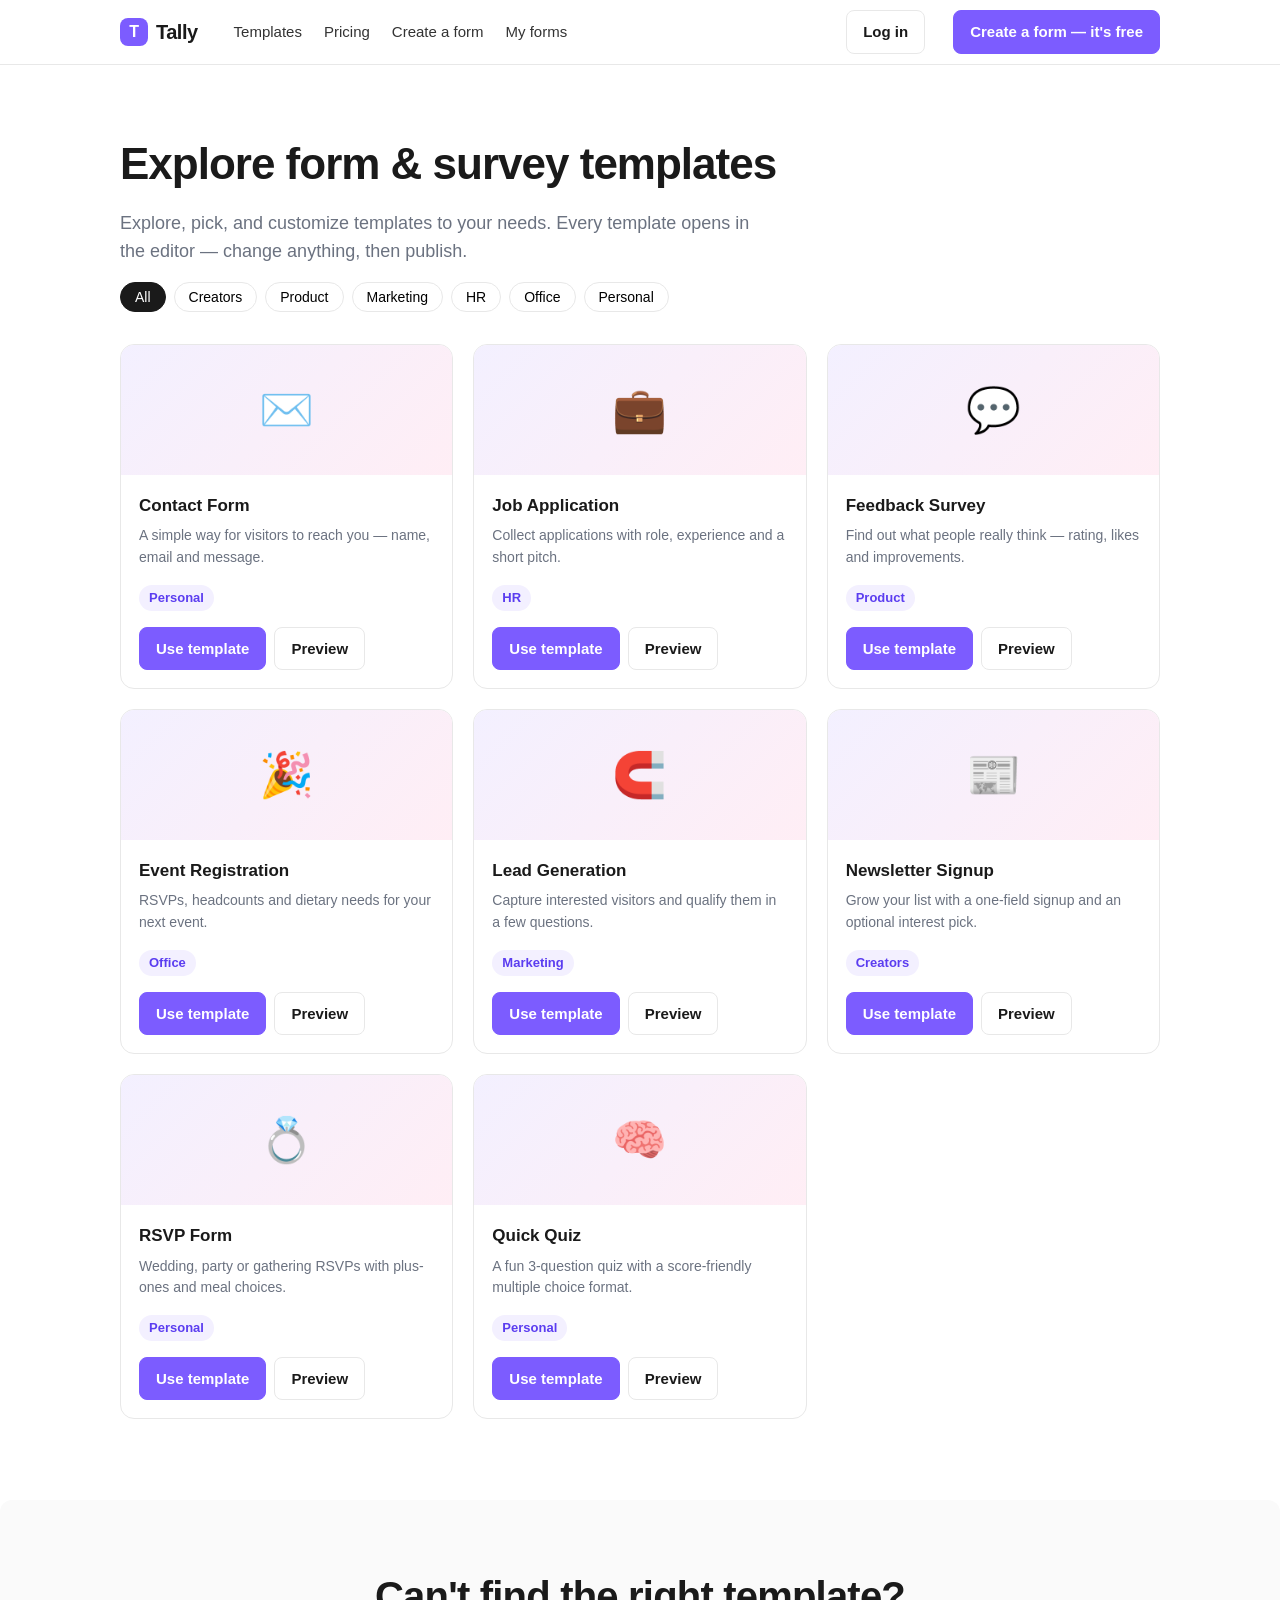
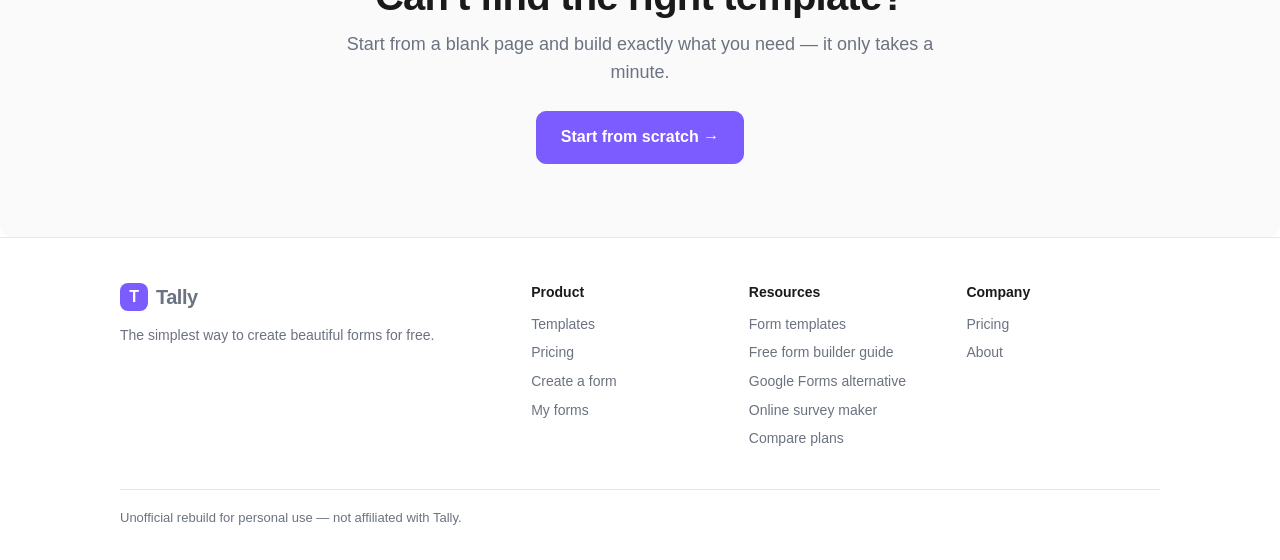
<file: templates.html>
<!DOCTYPE html>
<html lang="en">
<head>
<meta charset="UTF-8">
<meta name="viewport" content="width=device-width, initial-scale=1">
<title>100+ Free Online Form Templates | Fully Customizable | Tally</title>
<meta name="description" content="Explore free, fully customizable form and survey templates — contact forms, job applications, feedback surveys, event registration and more.">
<link rel="canonical" href="https://tally-clone.pages.dev/templates">
<meta property="og:type" content="website">
<meta property="og:site_name" content="Tally">
<meta property="og:title" content="100+ Free Online Form Templates | Fully Customizable | Tally">
<meta property="og:description" content="Explore free, fully customizable form and survey templates — contact forms, job applications, feedback surveys, event registration and more.">
<meta property="og:url" content="https://tally-clone.pages.dev/templates">
<meta name="twitter:card" content="summary">
<meta name="twitter:title" content="100+ Free Online Form Templates | Fully Customizable | Tally">
<meta name="twitter:description" content="Explore free, fully customizable form and survey templates — contact forms, job applications, feedback surveys, event registration and more.">
<script type="application/ld+json">
[
  {
    "@context": "https://schema.org",
    "@type": "SoftwareApplication",
    "name": "Tally",
    "applicationCategory": "BusinessApplication",
    "operatingSystem": "Web",
    "url": "https://tally-clone.pages.dev/templates",
    "description": "Explore free, fully customizable form and survey templates — contact forms, job applications, feedback surveys, event registration and more.",
    "offers": {
      "@type": "Offer",
      "price": "0",
      "priceCurrency": "USD"
    }
  }
]
</script>
<link rel="stylesheet" href="css/style.css">
<link rel="icon" href="data:image/svg+xml,<svg xmlns='http://www.w3.org/2000/svg' viewBox='0 0 100 100'><rect width='100' height='100' rx='20' fill='%237c5cff'/><text x='50' y='68' font-size='52' text-anchor='middle' fill='white' font-family='sans-serif' font-weight='bold'>T</text></svg>">
</head>
<body>
<header class="site">
  <div class="wrap nav">
    <a class="logo" href="index.html"><span class="mark">T</span> Tally</a>
    <nav>
      <a href="templates.html">Templates</a>
      <a href="pricing.html">Pricing</a>
      <a href="editor.html">Create a form</a>
      <a href="inbox.html">My forms</a>
    </nav>
    <div class="spacer"></div>
    <a class="btn" href="inbox.html">Log in</a>
    <a class="btn primary" href="editor.html">Create a form — it's free</a>
  </div>
</header>

<section class="block" style="padding-top:56px">
  <div class="wrap">
    <h1 style="font-size:clamp(30px,4vw,44px);letter-spacing:-1px">Explore form &amp; survey templates</h1>
    <p class="sec-sub">Explore, pick, and customize templates to your needs. Every template opens in the editor — change anything, then publish.</p>
    <div class="chiprow" id="filters">
      <button class="chip on" data-cat="All">All</button>
      <button class="chip" data-cat="Creators">Creators</button>
      <button class="chip" data-cat="Product">Product</button>
      <button class="chip" data-cat="Marketing">Marketing</button>
      <button class="chip" data-cat="HR">HR</button>
      <button class="chip" data-cat="Office">Office</button>
      <button class="chip" data-cat="Personal">Personal</button>
    </div>
    <div class="tpl-grid" id="tplGrid"></div>
  </div>
</section>

<section class="block alt">
  <div class="wrap center">
    <h2 class="sec">Can't find the right template?</h2>
    <p class="sec-sub" style="margin-left:auto;margin-right:auto">Start from a blank page and build exactly what you need — it only takes a minute.</p>
    <div style="margin-top:24px"><a class="btn primary big" href="editor.html">Start from scratch →</a></div>
  </div>
</section>

<footer class="site">
  <div class="wrap">
    <div class="cols">
      <div><a class="logo" href="index.html"><span class="mark">T</span> Tally</a><p style="margin-top:12px">The simplest way to create beautiful forms for free.</p></div>
      <div><h4>Product</h4><ul><li><a href="templates.html">Templates</a></li><li><a href="pricing.html">Pricing</a></li><li><a href="editor.html">Create a form</a></li><li><a href="inbox.html">My forms</a></li></ul></div>
      <div><h4>Resources</h4><ul><li><a href="templates.html">Form templates</a></li><li><a href="free-form-builder.html">Free form builder guide</a></li><li><a href="google-forms-alternative.html">Google Forms alternative</a></li><li><a href="online-survey-maker.html">Online survey maker</a></li><li><a href="pricing.html">Compare plans</a></li></ul></div>
      <div><h4>Company</h4><ul><li><a href="pricing.html">Pricing</a></li><li><a href="index.html">About</a></li></ul></div>
    </div>
    <p class="fine">Unofficial rebuild for personal use — not affiliated with Tally.</p>
  </div>
</footer>
<script src="js/store.js"></script>
<script src="js/templates.js"></script>
<script>
var cat='All';
function render(){
  var grid=document.getElementById('tplGrid');
  var list=window.TEMPLATES.filter(function(t){return cat==='All'||t.cat===cat;});
  grid.innerHTML=list.map(function(t){
    return '<div class="tpl"><div class="thumb">'+t.icon+'</div><div class="body"><h3>'+t.name+'</h3>'
      +'<p>'+t.desc+'</p><span class="pill" style="align-self:flex-start">'+t.cat+'</span>'
      +'<div style="margin-top:14px;display:flex;gap:8px"><a class="btn primary" href="editor.html?template='+t.slug+'">Use template</a>'
      +'<a class="btn" href="editor.html?template='+t.slug+'">Preview</a></div></div></div>';
  }).join('');
}
document.querySelectorAll('#filters .chip').forEach(function(b){
  b.addEventListener('click',function(){
    cat=b.dataset.cat;
    document.querySelectorAll('#filters .chip').forEach(function(x){x.classList.toggle('on',x===b);});
    render();
  });
});
render();
</script>
</body>
</html>
</file>
<file: css/style.css>
/* Tally clone — shared styles. Lightweight, no framework. */
:root{
  --ink:#1a1a1a; --muted:#6b7280; --line:#e8e8e8; --bg:#fff; --soft:#fafafa;
  --accent:#7c5cff; --accent-soft:#f3f0ff; --green:#16a34a; --red:#dc2626;
  --radius:12px; --max:1080px; --shadow:0 8px 30px rgba(0,0,0,.08);
}
*{box-sizing:border-box;margin:0;padding:0}
html{scroll-behavior:smooth}
body{font-family:-apple-system,BlinkMacSystemFont,"Segoe UI",Inter,Roboto,Helvetica,Arial,sans-serif;color:var(--ink);background:var(--bg);line-height:1.55;font-size:16px}
a{color:inherit;text-decoration:none}
a:hover{text-decoration:underline}
img{max-width:100%}
.wrap{max-width:var(--max);margin:0 auto;padding:0 20px}
.muted{color:var(--muted)}
.small{font-size:13px}
.center{text-align:center}

/* header */
header.site{position:sticky;top:0;background:rgba(255,255,255,.92);backdrop-filter:blur(8px);border-bottom:1px solid var(--line);z-index:50}
.nav{display:flex;align-items:center;gap:28px;height:64px}
.logo{font-weight:800;font-size:20px;letter-spacing:-.5px;display:flex;align-items:center;gap:8px}
.logo .mark{width:28px;height:28px;border-radius:8px;background:var(--accent);color:#fff;display:inline-flex;align-items:center;justify-content:center;font-size:16px}
.nav nav{display:flex;gap:22px;font-size:15px;margin-left:8px}
.nav nav a{color:#333}
.nav .spacer{flex:1}
.btn{display:inline-flex;align-items:center;justify-content:center;gap:6px;border:1px solid var(--line);background:#fff;color:var(--ink);border-radius:8px;padding:9px 16px;font-size:15px;font-weight:600;cursor:pointer;white-space:nowrap}
.btn:hover{text-decoration:none;border-color:#cfcfcf}
.btn.primary{background:var(--accent);border-color:var(--accent);color:#fff}
.btn.primary:hover{background:#6a4df0}
.btn.dark{background:var(--ink);border-color:var(--ink);color:#fff}
.btn.big{padding:13px 24px;font-size:16px;border-radius:10px}
.btn:disabled{opacity:.5;cursor:not-allowed}
.btn.danger{color:var(--red);border-color:#fecaca}
.btn.ghost{border-color:transparent;background:transparent}

/* hero */
.hero{padding:88px 0 64px;text-align:center}
.hero h1{font-size:clamp(36px,5.5vw,60px);line-height:1.08;letter-spacing:-1.5px;font-weight:800}
.hero h1 .hl{background:linear-gradient(90deg,#7c5cff,#ff6a9e);-webkit-background-clip:text;background-clip:text;color:transparent}
.hero p.lede{font-size:19px;color:var(--muted);max-width:640px;margin:18px auto 0}
.hero .cta-row{display:flex;gap:12px;justify-content:center;margin-top:30px;flex-wrap:wrap}
.hero .fine{margin-top:14px;font-size:14px;color:var(--muted)}
.hero-shot{margin:56px auto 0;max-width:860px;border:1px solid var(--line);border-radius:16px;box-shadow:var(--shadow);overflow:hidden;text-align:left}
.hero-shot .bar{display:flex;gap:6px;padding:12px 16px;background:var(--soft);border-bottom:1px solid var(--line)}
.hero-shot .bar i{width:11px;height:11px;border-radius:50%;background:#ddd;display:block}
.hero-shot .bar i:first-child{background:#ff5f57}.hero-shot .bar i:nth-child(2){background:#febc2e}.hero-shot .bar i:nth-child(3){background:#28c840}
.hero-shot .demo{padding:28px 32px}
.hero-shot .demo h3{font-size:22px;margin-bottom:4px}
.demo-q{margin-top:18px}
.demo-q label{font-weight:600;display:block;margin-bottom:6px}
.demo-q input,.demo-q textarea{width:100%;border:1px solid var(--line);border-radius:8px;padding:10px 12px;font-size:15px;font-family:inherit}
.demo-q input:focus,.demo-q textarea:focus{outline:2px solid var(--accent);border-color:var(--accent)}

/* sections */
section.block{padding:72px 0}
section.block.alt{background:var(--soft)}
h2.sec{font-size:clamp(28px,4vw,40px);letter-spacing:-.8px;line-height:1.15;font-weight:800}
h2.sec .hl{color:var(--accent)}
.sec-sub{color:var(--muted);font-size:18px;max-width:640px;margin-top:12px}
.grid3{display:grid;grid-template-columns:repeat(3,1fr);gap:20px;margin-top:36px}
.grid2{display:grid;grid-template-columns:repeat(2,1fr);gap:20px;margin-top:36px}
.card{border:1px solid var(--line);border-radius:var(--radius);padding:24px;background:#fff}
.card h3{font-size:18px;margin-bottom:8px}
.card p{color:var(--muted);font-size:15px}
.card .ico{font-size:26px;margin-bottom:12px}
.pill{display:inline-block;background:var(--accent-soft);color:#5b3df0;border-radius:999px;padding:3px 10px;font-size:13px;font-weight:600;margin:2px 4px 2px 0}
.quote{border-left:3px solid var(--accent);padding:8px 0 8px 18px;margin:24px 0}
.quote p{font-size:18px;font-style:italic}
.quote cite{color:var(--muted);font-size:14px;font-style:normal}
.faq{border-top:1px solid var(--line)}
.faq details{padding:18px 0;border-bottom:1px solid var(--line)}
.faq summary{font-weight:700;cursor:pointer;font-size:17px}
.faq p{color:var(--muted);margin-top:8px;max-width:720px}
.cta-band{background:var(--ink);color:#fff;border-radius:20px;padding:56px 32px;text-align:center}
.cta-band h2{font-size:clamp(28px,4vw,40px);letter-spacing:-.8px}
.cta-band p{color:#bbb;margin:12px auto 24px;max-width:520px}
footer.site{border-top:1px solid var(--line);padding:44px 0 32px;color:var(--muted);font-size:14px}
footer.site .cols{display:grid;grid-template-columns:2fr 1fr 1fr 1fr;gap:24px}
footer.site h4{color:var(--ink);font-size:14px;margin-bottom:10px}
footer.site ul{list-style:none}
footer.site li{margin-bottom:7px}
footer.site .fine{margin-top:32px;border-top:1px solid var(--line);padding-top:18px;font-size:13px}

/* pricing */
.toggle{display:inline-flex;border:1px solid var(--line);border-radius:999px;padding:4px;gap:4px;margin-top:24px}
.toggle button{border:0;background:transparent;padding:8px 18px;border-radius:999px;font-weight:600;cursor:pointer;font-size:15px}
.toggle button.on{background:var(--ink);color:#fff}
.price-grid{display:grid;grid-template-columns:repeat(3,1fr);gap:20px;margin-top:36px;align-items:stretch}
.price-card{border:1px solid var(--line);border-radius:16px;padding:28px;display:flex;flex-direction:column;background:#fff}
.price-card.pop{border:2px solid var(--accent);box-shadow:var(--shadow)}
.price-card .tag{font-size:12px;font-weight:700;text-transform:uppercase;letter-spacing:.5px;color:var(--accent)}
.price-card .amount{font-size:44px;font-weight:800;letter-spacing:-1px;margin:10px 0 2px}
.price-card .amount span{font-size:16px;font-weight:500;color:var(--muted)}
.price-card ul{list-style:none;margin:20px 0;flex:1}
.price-card li{padding:7px 0 7px 26px;position:relative;font-size:15px}
.price-card li::before{content:"✓";position:absolute;left:0;color:var(--green);font-weight:700}
.price-card li.no{color:var(--muted)}
.price-card li.no::before{content:"–";color:#ccc}

/* templates */
.tpl-grid{display:grid;grid-template-columns:repeat(3,1fr);gap:20px;margin-top:32px}
.tpl{border:1px solid var(--line);border-radius:14px;overflow:hidden;background:#fff;display:flex;flex-direction:column}
.tpl .thumb{height:130px;background:linear-gradient(135deg,#f3f0ff,#ffeef5);display:flex;align-items:center;justify-content:center;font-size:44px}
.tpl .body{padding:18px;flex:1;display:flex;flex-direction:column}
.tpl h3{font-size:17px}
.tpl p{color:var(--muted);font-size:14px;margin:6px 0 14px;flex:1}
.chiprow{display:flex;gap:8px;flex-wrap:wrap;margin:16px 0}
.chip{border:1px solid var(--line);border-radius:999px;padding:6px 14px;font-size:14px;cursor:pointer;background:#fff}
.chip.on{background:var(--ink);color:#fff;border-color:var(--ink)}

/* editor */
.editor-shell{max-width:860px;margin:0 auto;padding:28px 20px 80px}
.ed-top{display:flex;align-items:center;gap:10px;flex-wrap:wrap;margin-bottom:8px}
.ed-top .spacer{flex:1}
.title-input{width:100%;border:0;outline:0;font-size:34px;font-weight:800;letter-spacing:-.8px;font-family:inherit;padding:6px 0}
.desc-input{width:100%;border:0;outline:0;font-size:16px;color:var(--muted);font-family:inherit;padding:4px 0;resize:none}
.block{border:1px solid transparent;border-radius:12px;padding:14px 16px 14px 40px;position:relative;margin-top:8px;background:#fff}
.block:hover{border-color:var(--line)}
.block.dragging{opacity:.4}
.block .grip{position:absolute;left:12px;top:16px;color:#bbb;cursor:grab;font-size:16px;user-select:none}
.block .tools{position:absolute;right:10px;top:10px;display:none;gap:4px}
.block:hover .tools{display:flex}
.tool-btn{border:1px solid var(--line);background:#fff;border-radius:6px;width:28px;height:28px;cursor:pointer;font-size:13px;line-height:1}
.tool-btn:hover{background:var(--soft)}
.block label.blabel{display:block;font-weight:600;margin-bottom:2px}
.block label.blabel .req{color:var(--red)}
.block .bdesc{color:var(--muted);font-size:14px;margin-bottom:8px}
.block input[type=text],.block input[type=email],.block input[type=number],.block input[type=date],.block select,.block textarea{width:100%;border:1px solid var(--line);border-radius:8px;padding:9px 11px;font-size:15px;font-family:inherit;background:#fff}
.block textarea{min-height:80px;resize:vertical}
.block input:focus,.block select:focus,.block textarea:focus{outline:2px solid var(--accent);border-color:var(--accent)}
.opt-row{display:flex;gap:8px;align-items:center;margin-top:6px}
.opt-row input{flex:1}
.opt-row .tool-btn{flex:none}
.add-opt{margin-top:8px}
.req-toggle{display:flex;align-items:center;gap:6px;font-size:13px;color:var(--muted);margin-top:10px}
.stars{font-size:26px;letter-spacing:4px;cursor:pointer;color:#d1d5db}
.stars .on{color:#f59e0b}
.quick-add{margin-top:14px;position:relative}
.quick-add input{width:100%;border:1px dashed #c9c9c9;border-radius:10px;padding:12px 14px;font-size:15px;font-family:inherit}
.quick-add input:focus{outline:2px solid var(--accent);border-color:var(--accent)}
.slash-menu{position:absolute;left:0;right:0;top:calc(100% + 6px);background:#fff;border:1px solid var(--line);border-radius:12px;box-shadow:var(--shadow);z-index:20;max-height:320px;overflow:auto}
.slash-menu button{display:flex;width:100%;gap:12px;padding:11px 14px;border:0;background:#fff;cursor:pointer;text-align:left;font-size:15px;align-items:center}
.slash-menu button:hover,.slash-menu button.sel{background:var(--accent-soft)}
.slash-menu .k{font-size:20px;width:28px;text-align:center}
.slash-menu small{display:block;color:var(--muted);font-size:13px}
.tabs{display:inline-flex;border:1px solid var(--line);border-radius:8px;overflow:hidden}
.tabs button{border:0;background:#fff;padding:8px 16px;cursor:pointer;font-weight:600;font-size:14px}
.tabs button.on{background:var(--ink);color:#fff}
.share-box{border:1px solid var(--line);border-radius:12px;padding:16px;background:var(--soft);margin-top:20px;display:flex;gap:10px;align-items:center;flex-wrap:wrap}
.share-box code{flex:1;word-break:break-all;font-size:14px}
.badge-made{display:inline-flex;align-items:center;gap:6px;border:1px solid var(--line);border-radius:999px;padding:5px 12px;font-size:13px;color:var(--muted);background:#fff}
.badge-made b{color:var(--ink)}
.badge-made:hover{text-decoration:none;border-color:var(--accent)}

/* public form */
.form-page{max-width:640px;margin:0 auto;padding:48px 20px 90px}
.form-page h1{font-size:30px;letter-spacing:-.6px}
.form-page .fdesc{color:var(--muted);margin:8px 0 28px}
.fblock{margin-bottom:22px}
.fblock label{font-weight:600;display:block;margin-bottom:6px}
.fblock label .req{color:var(--red)}
.fblock .fdesc2{color:var(--muted);font-size:14px;margin-bottom:8px}
.fblock input[type=text],.fblock input[type=email],.fblock input[type=number],.fblock input[type=date],.fblock select,.fblock textarea{width:100%;border:1px solid var(--line);border-radius:8px;padding:11px 12px;font-size:15px;font-family:inherit}
.fblock input:focus,.fblock select:focus,.fblock textarea:focus{outline:2px solid var(--accent);border-color:var(--accent)}
.fblock textarea{min-height:90px;resize:vertical}
.fblock .err{color:var(--red);font-size:13px;margin-top:5px;display:none}
.fblock.invalid input,.fblock.invalid textarea,.fblock.invalid select{border-color:var(--red)}
.fblock.invalid .err{display:block}
.radio-row,.check-row{display:flex;gap:8px;align-items:center;padding:7px 0;font-size:15px}
.thanks{text-align:center;padding:60px 0}
.thanks .big{font-size:52px}
.form-footer{margin-top:40px;text-align:center}

/* inbox */
table.subs{width:100%;border-collapse:collapse;font-size:14px;margin-top:16px}
table.subs th,table.subs td{border-bottom:1px solid var(--line);padding:10px 8px;text-align:left;vertical-align:top}
table.subs th{color:var(--muted);font-weight:600}
.form-list{display:grid;gap:12px;margin-top:20px}
.form-row{display:flex;gap:12px;align-items:center;border:1px solid var(--line);border-radius:12px;padding:16px;background:#fff;flex-wrap:wrap}
.form-row .meta{flex:1;min-width:200px}
.form-row h3{font-size:17px}
.empty{border:1px dashed #ccc;border-radius:12px;padding:40px;text-align:center;color:var(--muted);margin-top:20px}

@media (max-width:760px){
  .grid3,.grid2,.price-grid,.tpl-grid{grid-template-columns:1fr}
  .nav nav{display:none}
  footer.site .cols{grid-template-columns:1fr 1fr}
  .hero{padding:56px 0 40px}
  section.block{padding:48px 0}
}

/* seo additions: speed badge, screen-reader heading, guide articles */
.sr-only{position:absolute;width:1px;height:1px;padding:0;margin:-1px;overflow:hidden;clip:rect(0,0,0,0);white-space:nowrap;border:0}
.speed-badge{max-width:760px;margin:0 auto;text-align:center;border:1px solid #e3d9ff;background:#f7f4ff;border-radius:12px;padding:14px 18px;font-size:15px;line-height:1.5}
.speed-badge b{color:var(--accent)}
.guide{max-width:760px;margin:0 auto;padding:48px 20px 80px}
.guide h2{font-size:26px;letter-spacing:-.5px;margin:36px 0 10px}
.guide h3{font-size:19px;margin:24px 0 8px}
.guide p,.guide li{font-size:16px;line-height:1.65;color:#333}
.guide ul,.guide ol{margin:10px 0 10px 22px}
.guide li{margin-bottom:6px}
.guide .lede{font-size:18px;color:var(--muted)}
.guide .toc{background:#faf9ff;border:1px solid var(--line);border-radius:12px;padding:16px 20px;margin:24px 0}
.guide .toc p{margin:0 0 6px;font-weight:600}
.guide .toc ul{margin:0 0 0 18px}
.guide .check{list-style:none;margin-left:0}
.guide .check li::before{content:"✓ ";color:var(--green);font-weight:700}
</file>
